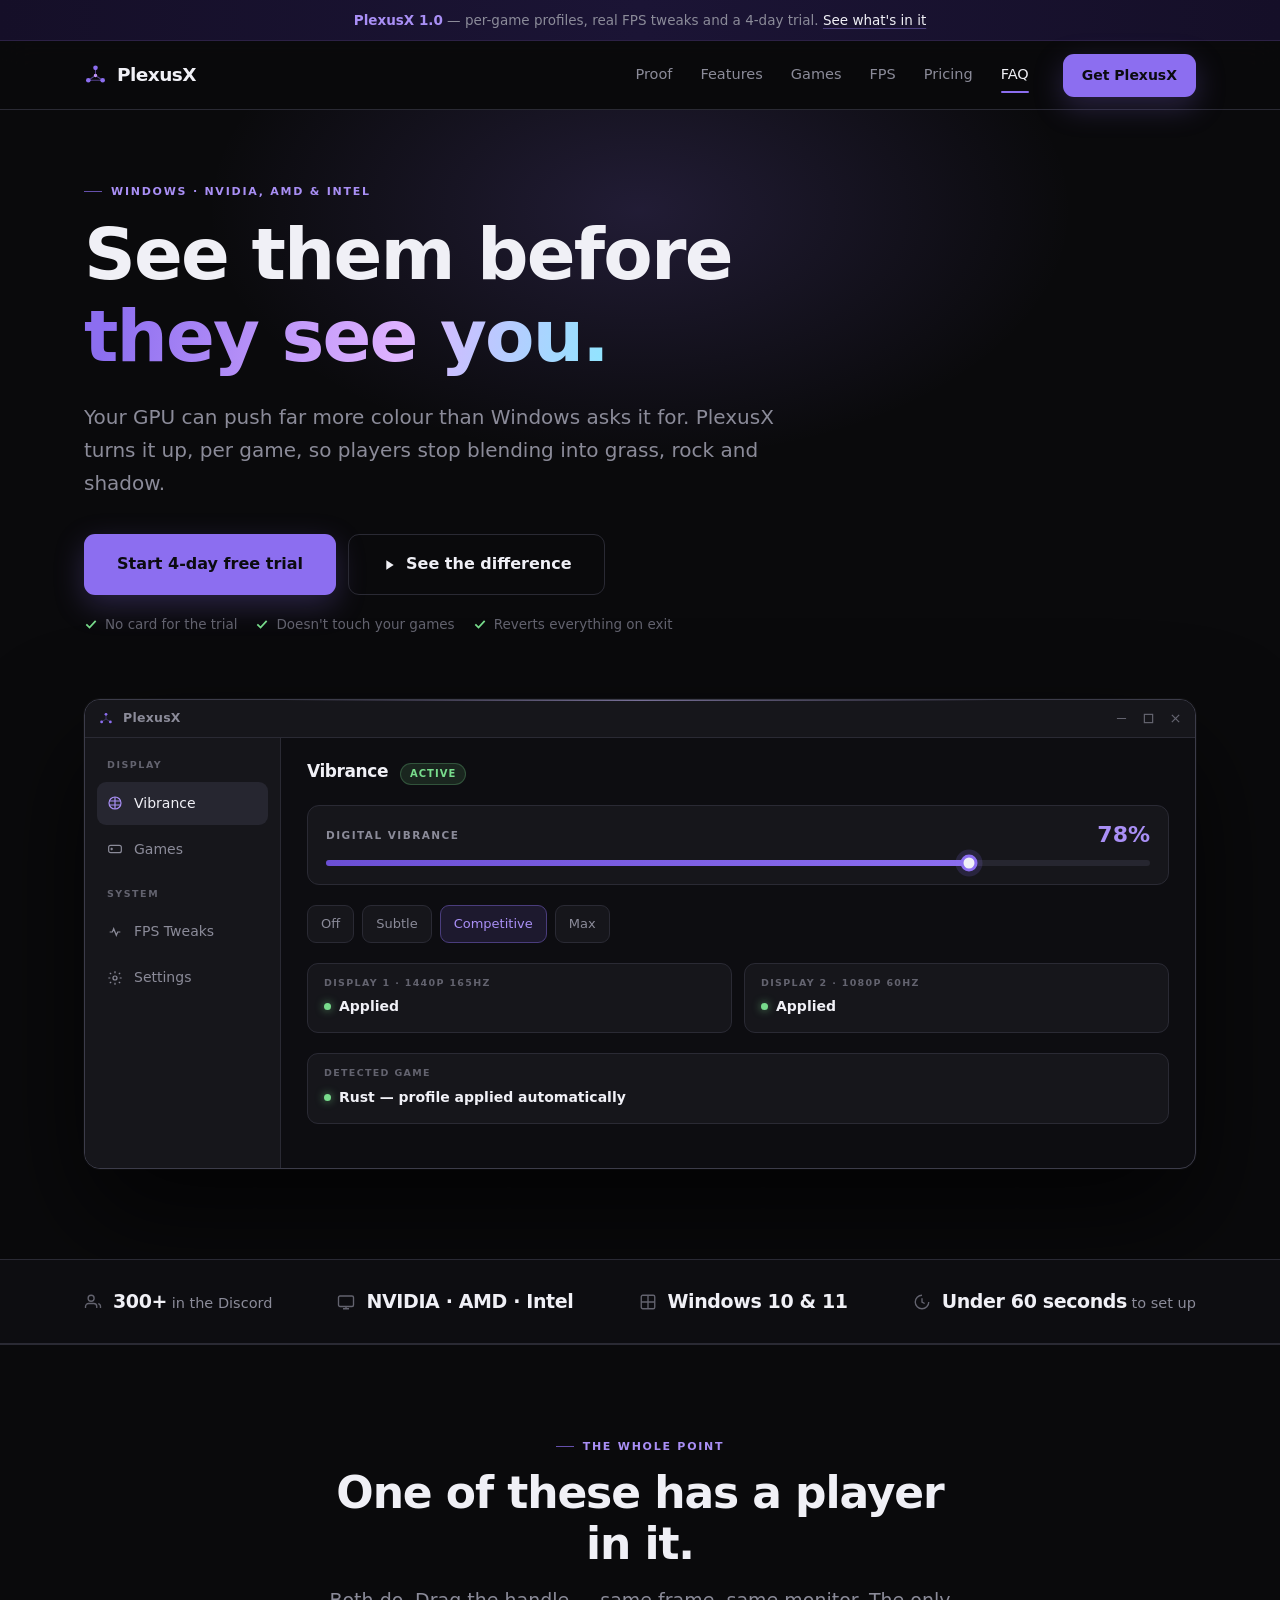
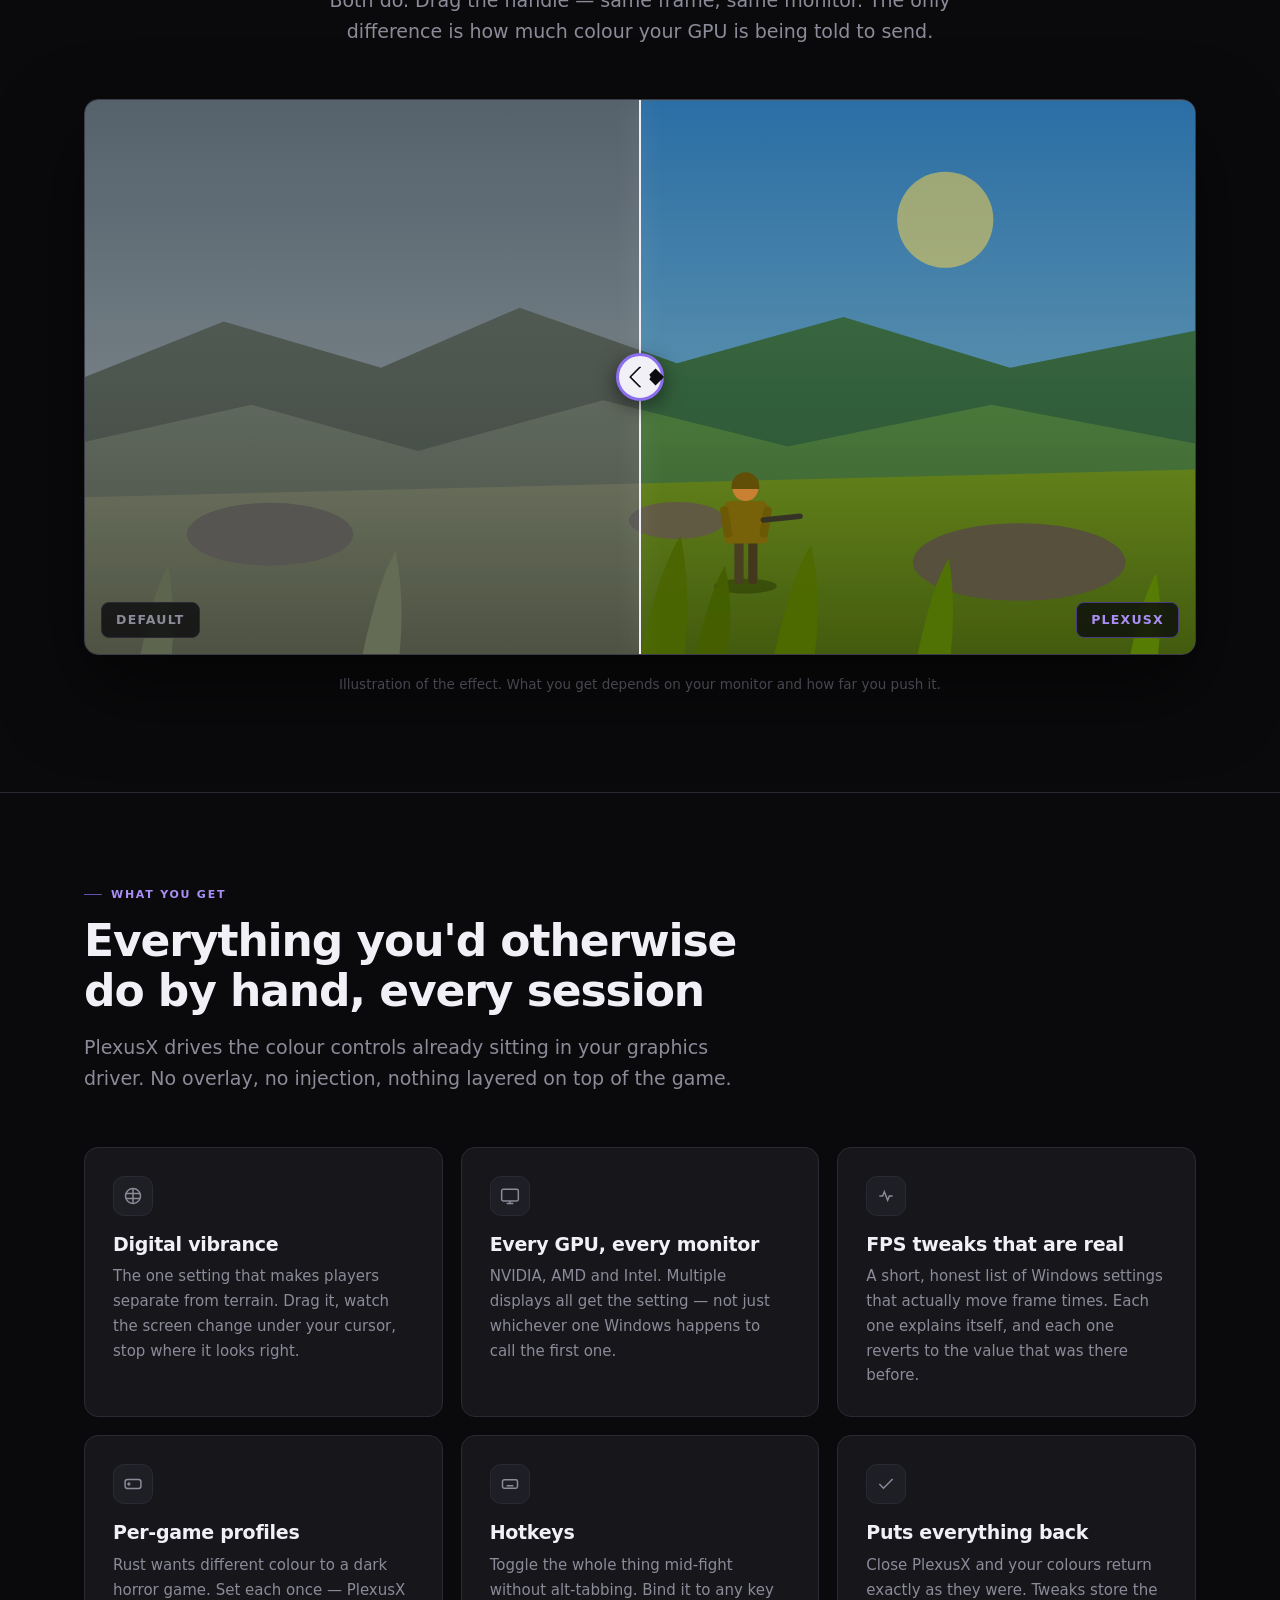
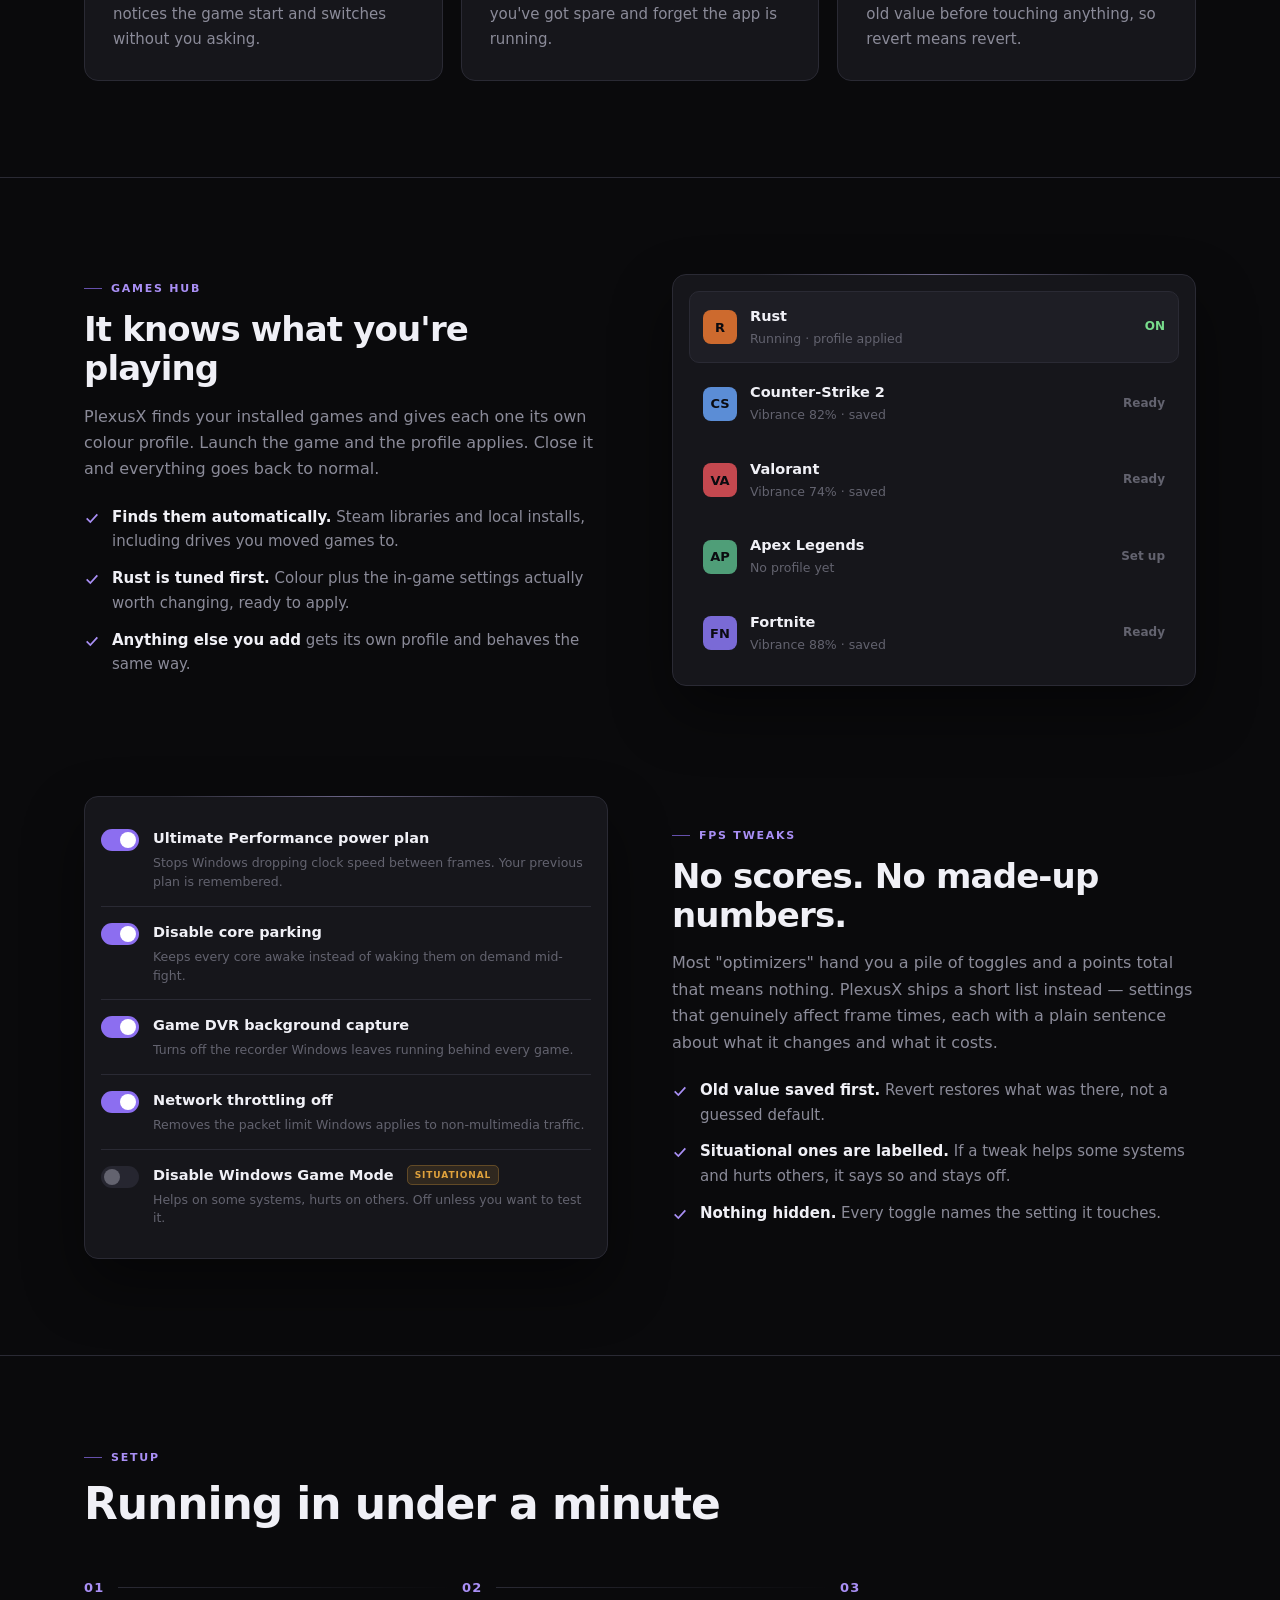
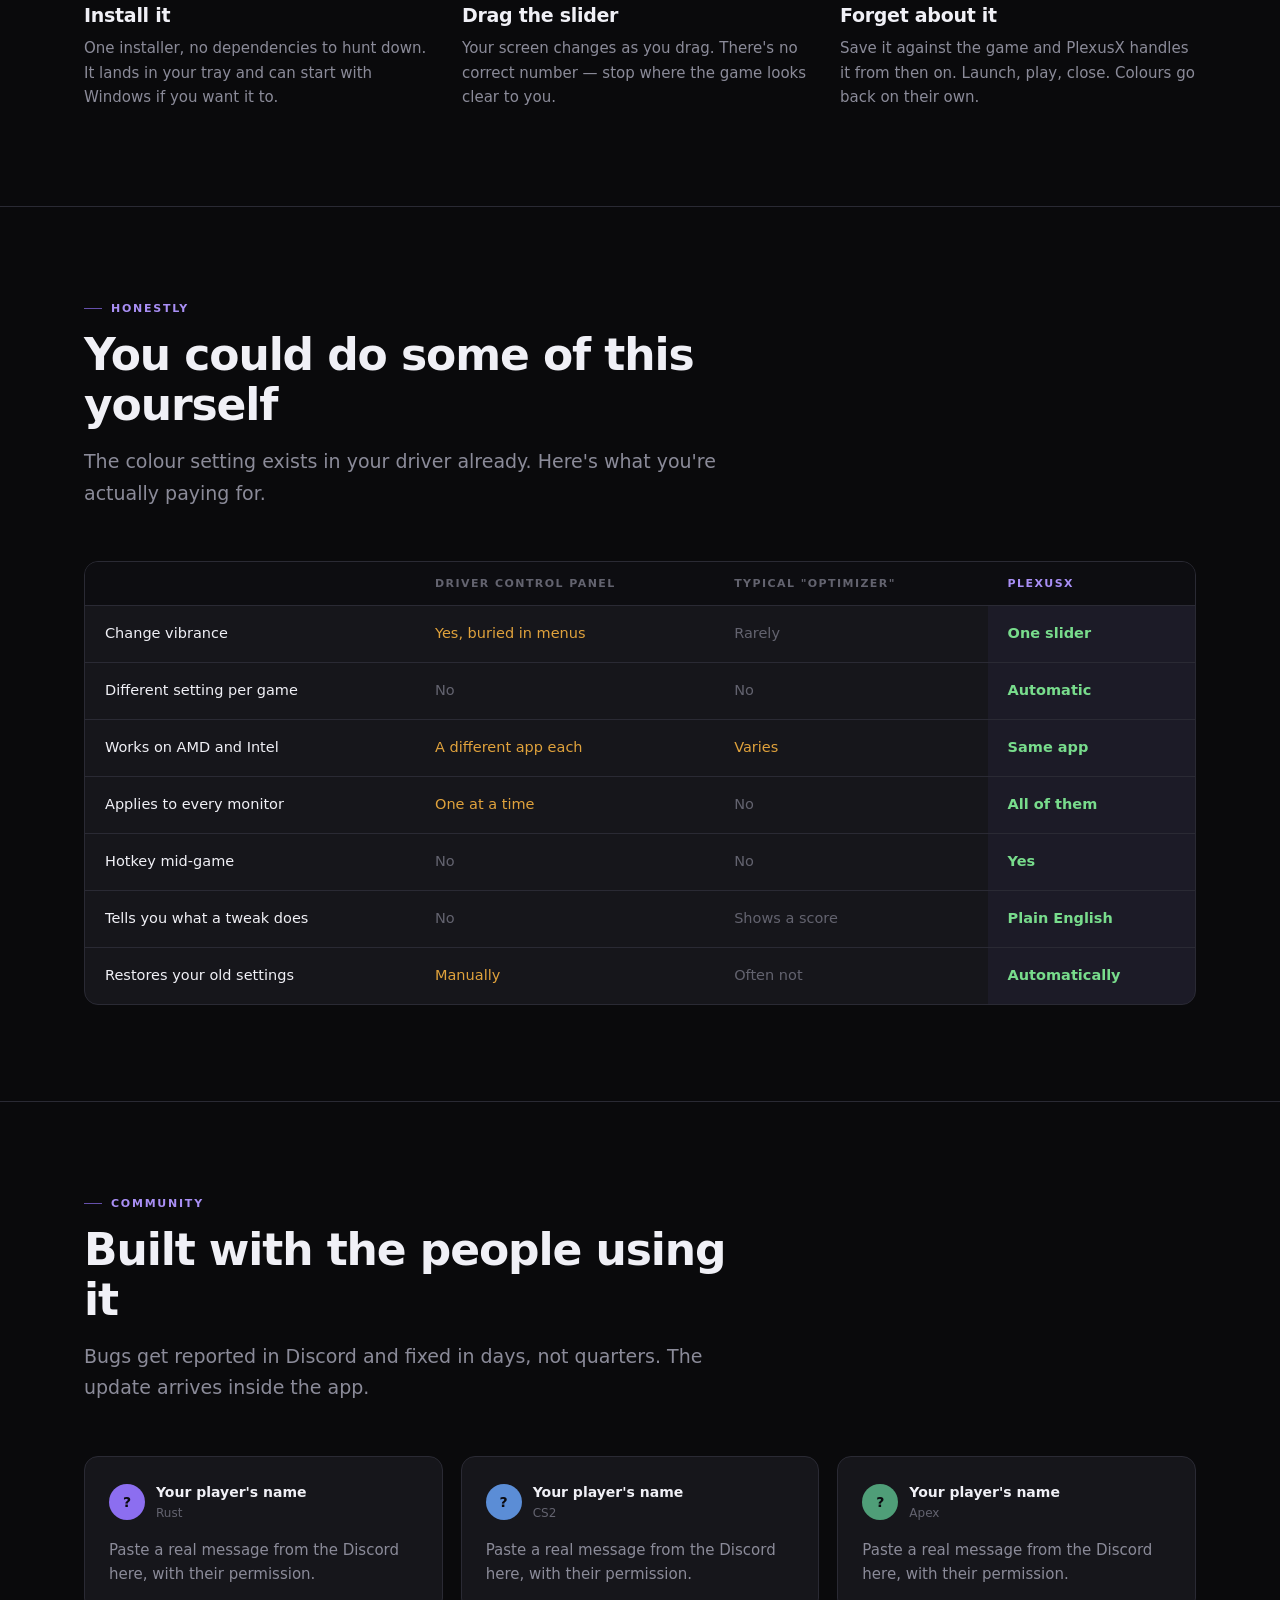
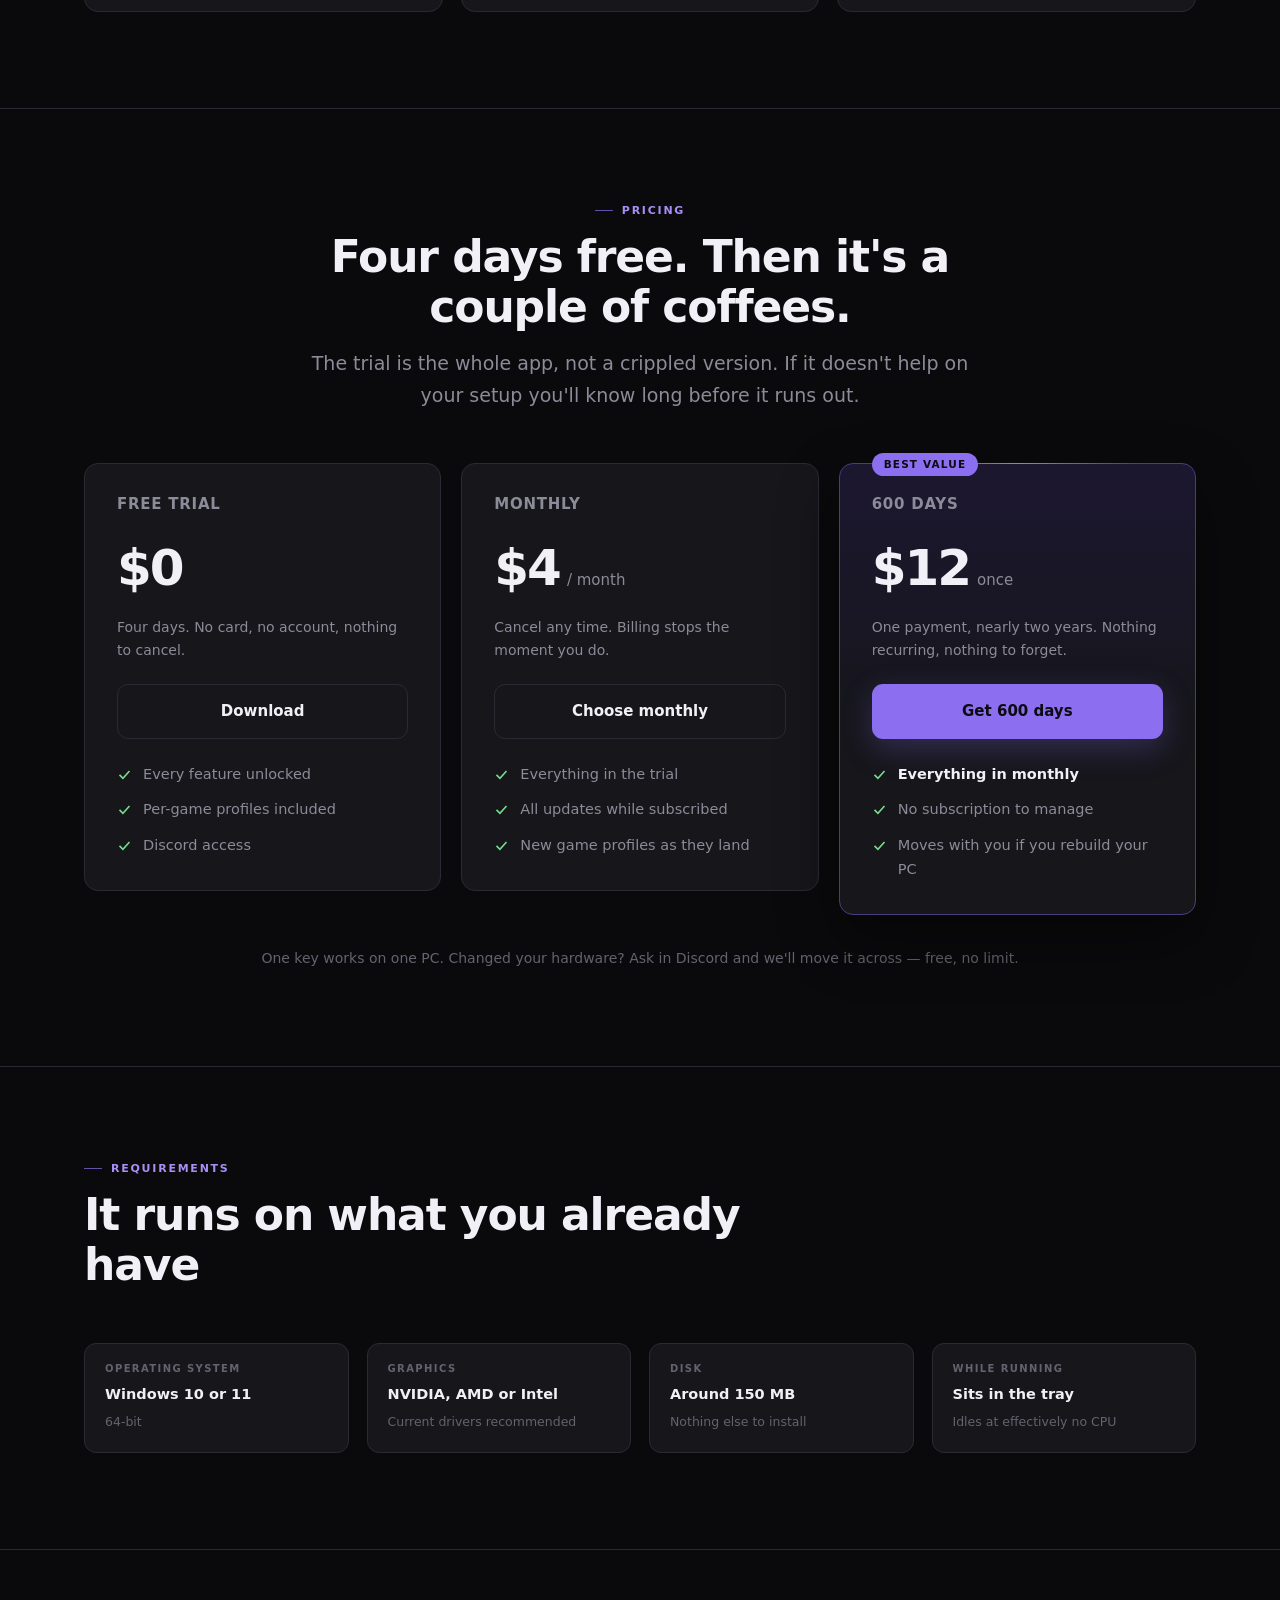
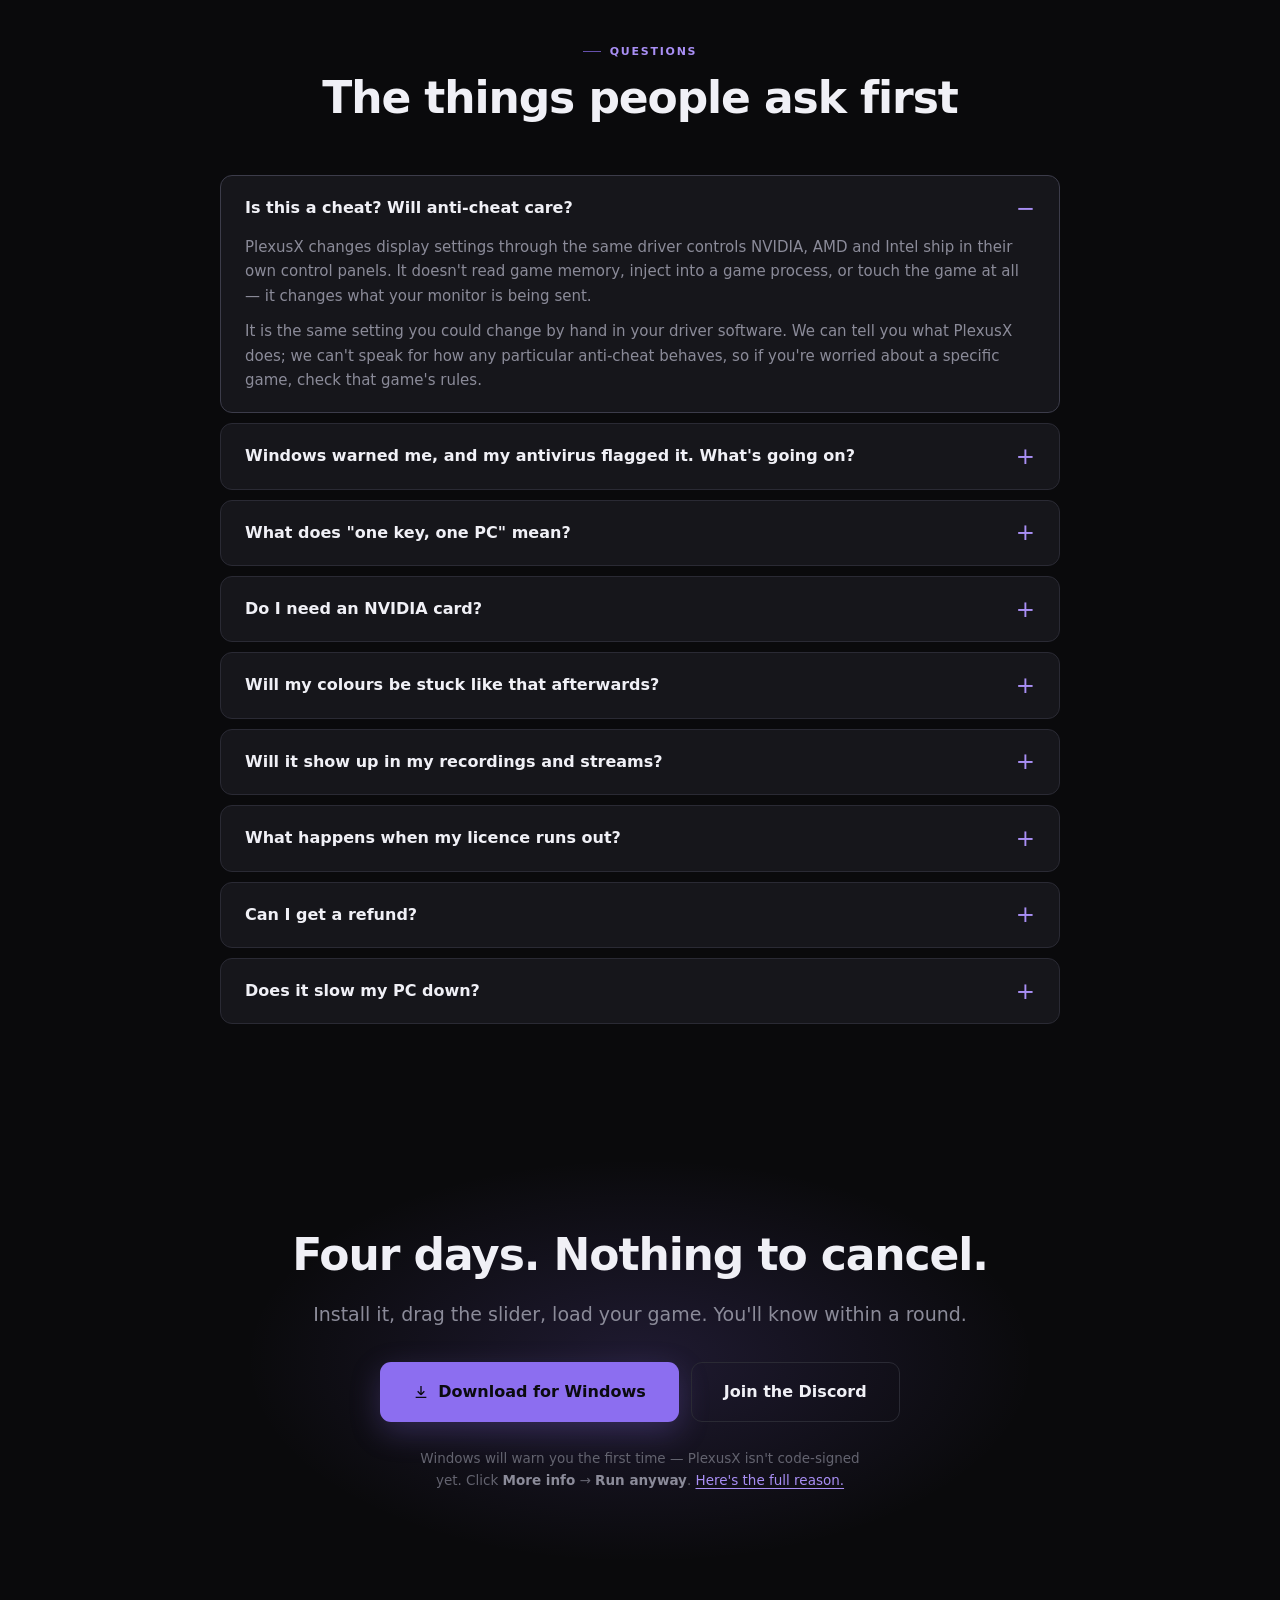
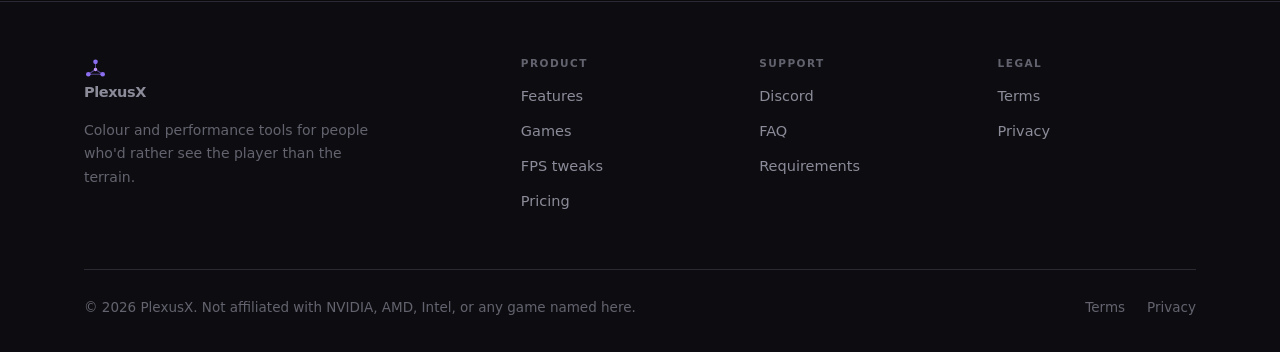
<file: web/index.html>
<!DOCTYPE html>
<html lang="en">
<head>
<meta charset="utf-8">
<meta name="viewport" content="width=device-width, initial-scale=1">
<title>PlexusX — see them before they see you</title>
<meta name="description" content="Digital vibrance, per-game colour profiles and real FPS tweaks for Windows. NVIDIA, AMD and Intel. Four day free trial.">

<meta property="og:title" content="PlexusX — see them before they see you">
<meta property="og:description" content="Digital vibrance, per-game colour profiles and real FPS tweaks for Windows.">
<meta property="og:type" content="website">
<meta name="theme-color" content="#0a0a0c">

<style>
/* ===========================================================================
   PlexusX — landing page.

   Self-contained on purpose: no fonts, scripts or styles fetched from anywhere
   else. The palette is the app's own dark theme, so the site and the product
   read as one thing.

   Accent discipline: violet marks what is LIVE - the current value, the slider
   fill, the plan you'd pick, the thing under your cursor. Everything else is
   grey. That restraint is most of what separates this from a template.
=========================================================================== */
:root{
  --bg:#0a0a0c;
  --bg-2:#0d0d11;
  --surface:#16161b;
  --surface-2:#1e1e25;
  --surface-3:#262630;
  --border:#2a2a34;
  --border-lit:#3c3c4a;
  --text:#f0f0f6;
  --dim:#8b8b99;
  --dimmer:#63636f;
  --accent:#8c6ef0;
  --accent-soft:#a98ff5;
  --accent-glow:rgba(140,110,240,.25);
  --good:#78dc8c;
  --warn:#e0a23c;
  --r:14px;
  --wrap:1160px;
  --ease:cubic-bezier(.2,.7,.3,1);
}

*{box-sizing:border-box;margin:0;padding:0}
html{scroll-behavior:smooth;scroll-padding-top:80px}
body{
  background:var(--bg);color:var(--text);
  font:400 16px/1.65 system-ui,-apple-system,"Segoe UI",Roboto,sans-serif;
  -webkit-font-smoothing:antialiased;overflow-x:hidden;
}
a{color:inherit;text-decoration:none}
canvas,svg{display:block;max-width:100%}
button{font:inherit;cursor:pointer;border:0;background:none;color:inherit}

.wrap{max-width:var(--wrap);margin:0 auto;padding:0 24px}
.eyebrow{
  font:700 11px/1 system-ui,sans-serif;letter-spacing:.16em;text-transform:uppercase;
  color:var(--accent-soft);margin-bottom:16px;display:flex;align-items:center;gap:9px;
}
.eyebrow::before{content:"";width:18px;height:1px;background:var(--accent);opacity:.7}
h1,h2,h3,h4{line-height:1.14;letter-spacing:-.025em;font-weight:700}
h1{font-size:clamp(40px,6.6vw,72px)}
h2{font-size:clamp(29px,4.2vw,44px)}
h3{font-size:19px;letter-spacing:-.015em}
h4{font-size:16px}
.lede{color:var(--dim);font-size:clamp(16px,1.9vw,19px);max-width:58ch}
.center{text-align:center;margin-left:auto;margin-right:auto}
.center .eyebrow{justify-content:center}
.center .lede{margin-left:auto;margin-right:auto}

/* ---- buttons ------------------------------------------------------------ */
.btn{
  display:inline-flex;align-items:center;justify-content:center;gap:9px;
  padding:14px 26px;border-radius:11px;font-weight:600;font-size:15px;
  border:1px solid transparent;white-space:nowrap;
  transition:transform .14s var(--ease),filter .14s,background .14s,border-color .14s;
}
.btn:hover{transform:translateY(-2px)}
.btn:active{transform:translateY(0)}
.btn-primary{background:var(--accent);color:#0b0b10;box-shadow:0 10px 30px var(--accent-glow)}
.btn-primary:hover{filter:brightness(1.09);box-shadow:0 14px 38px var(--accent-glow)}
.btn-ghost{background:transparent;border-color:var(--border);color:var(--text)}
.btn-ghost:hover{background:var(--surface-2);border-color:var(--border-lit)}
.btn-lg{padding:16px 32px;font-size:16px}

/* ---- announcement ------------------------------------------------------- */
.banner{
  background:linear-gradient(90deg,#150f28,#1b1435 50%,#150f28);
  border-bottom:1px solid #2c2145;text-align:center;
  padding:9px 16px;font-size:13.5px;color:var(--dim);
}
.banner b{color:var(--accent-soft);font-weight:600}
.banner a{color:var(--text);text-decoration:underline;text-underline-offset:3px;text-decoration-color:#4a3d7d}

/* ---- nav ---------------------------------------------------------------- */
header{position:sticky;top:0;z-index:60;background:rgba(10,10,12,.72);
  backdrop-filter:blur(16px);border-bottom:1px solid var(--border)}
.nav{display:flex;align-items:center;gap:34px;height:68px;position:relative}
.logo{display:flex;align-items:center;gap:10px;font-weight:700;font-size:18.5px;letter-spacing:-.03em}
.logo svg{width:23px;height:23px;flex:none}
.nav-links{display:flex;gap:28px;margin-left:auto;font-size:14.5px;color:var(--dim)}
.nav-links a{position:relative;padding:4px 0;transition:color .15s}
.nav-links a:hover,.nav-links a.on{color:var(--text)}
.nav-links a.on::after{
  content:"";position:absolute;left:0;right:0;bottom:-2px;height:2px;
  background:var(--accent);border-radius:2px;
}
.nav .btn{padding:9px 18px;font-size:14px}
.burger{display:none;margin-left:auto;padding:8px;color:var(--dim)}
@media(max-width:900px){
  .nav-links{display:none}
  .burger{display:block}
  .nav>.btn{display:none}
  .nav-links.open{
    display:flex;flex-direction:column;position:absolute;top:68px;left:-24px;right:-24px;
    background:var(--bg);border-bottom:1px solid var(--border);padding:20px 24px;gap:18px;
  }
}

/* ---- hero --------------------------------------------------------------- */
.hero{position:relative;padding:76px 0 90px;overflow:hidden}
#plexus{position:absolute;inset:0;width:100%;height:100%;opacity:.55;pointer-events:none}
.hero::after{
  content:"";position:absolute;left:50%;top:-160px;width:900px;height:520px;
  transform:translateX(-50%);pointer-events:none;
  background:radial-gradient(ellipse at center,rgba(140,110,240,.18),transparent 68%);
}
.hero .wrap{position:relative;z-index:2}
.hero-head{max-width:760px}
.hero h1 em{
  font-style:normal;
  background:linear-gradient(100deg,var(--accent) 5%,#dfb2ff 60%,#8ee6ff 100%);
  -webkit-background-clip:text;background-clip:text;color:transparent;
}
.hero .lede{margin:24px 0 34px;font-size:clamp(17px,2vw,20px)}
.cta-row{display:flex;gap:12px;flex-wrap:wrap;align-items:center}
.cta-note{color:var(--dimmer);font-size:13.5px;margin-top:18px;display:flex;gap:18px;flex-wrap:wrap}
.cta-note span{display:flex;align-items:center;gap:7px}
.cta-note svg{color:var(--good);flex:none}

/* ---- the app, drawn rather than screenshotted --------------------------- */
.shot{
  margin-top:64px;position:relative;border-radius:16px;overflow:hidden;
  border:1px solid var(--border-lit);background:var(--bg-2);
  box-shadow:0 50px 110px rgba(0,0,0,.7),0 0 0 1px rgba(255,255,255,.03);
}
.shot::before{
  content:"";position:absolute;left:18%;right:18%;top:0;height:1px;z-index:3;
  background:linear-gradient(90deg,transparent,rgba(200,185,255,.55),transparent);
}
.titlebar{display:flex;align-items:center;gap:10px;height:38px;padding:0 14px;
  background:var(--surface);border-bottom:1px solid var(--border)}
.titlebar .t{font-size:12.5px;color:var(--dim);font-weight:600;letter-spacing:.02em}
.titlebar .win{margin-left:auto;display:flex;gap:16px;color:var(--dimmer)}
.app{display:grid;grid-template-columns:196px 1fr;min-height:430px}
@media(max-width:760px){.app{grid-template-columns:1fr}.sidebar{display:none}}

.sidebar{background:var(--surface);border-right:1px solid var(--border);padding:16px 12px}
.side-cap{font:700 9.5px/1 system-ui;letter-spacing:.16em;text-transform:uppercase;
  color:var(--dimmer);padding:0 10px;margin:6px 0 12px}
.navitem{display:flex;align-items:center;gap:11px;padding:10px;border-radius:9px;
  color:var(--dim);font-size:14px;font-weight:500;margin-bottom:3px}
.navitem svg{width:16px;height:16px;flex:none}
.navitem.on{background:var(--surface-3);color:var(--text)}
.navitem.on svg{color:var(--accent-soft)}

.panel{padding:24px 26px;display:flex;flex-direction:column;gap:20px}
.panel-head{display:flex;align-items:baseline;gap:12px}
.panel-head h4{font-size:17px}
.pill{font:700 10px/1 system-ui;letter-spacing:.1em;text-transform:uppercase;
  padding:5px 9px;border-radius:20px;background:rgba(120,220,140,.12);
  color:var(--good);border:1px solid rgba(120,220,140,.25)}
.ctl{background:var(--surface);border:1px solid var(--border);border-radius:12px;padding:18px}
.ctl-top{display:flex;align-items:center;justify-content:space-between;margin-bottom:14px}
.ctl-label{font:700 10.5px/1 system-ui;letter-spacing:.14em;text-transform:uppercase;color:var(--dim)}
.ctl-val{font:700 22px/1 system-ui;color:var(--accent-soft);font-variant-numeric:tabular-nums}
.track{height:6px;border-radius:4px;background:var(--surface-3);position:relative}
.track i{position:absolute;left:0;top:0;bottom:0;border-radius:4px;
  background:linear-gradient(90deg,#6b4fd4,var(--accent))}
.track b{position:absolute;top:50%;width:17px;height:17px;border-radius:50%;
  transform:translate(-50%,-50%);background:var(--text);border:3px solid var(--accent);
  box-shadow:0 0 0 5px rgba(140,110,240,.16)}
.mini-row{display:grid;grid-template-columns:1fr 1fr;gap:12px}
@media(max-width:520px){.mini-row{grid-template-columns:1fr}}
.mini{background:var(--surface);border:1px solid var(--border);border-radius:11px;padding:14px 16px}
.mini .k{font:700 9.5px/1 system-ui;letter-spacing:.14em;text-transform:uppercase;
  color:var(--dimmer);margin-bottom:8px}
.mini .v{font-size:14px;font-weight:600;display:flex;align-items:center;gap:8px}
.dot{width:7px;height:7px;border-radius:50%;background:var(--good);flex:none;
  box-shadow:0 0 8px rgba(120,220,140,.7)}
.chips{display:flex;gap:8px;flex-wrap:wrap}
.chip{padding:7px 13px;border-radius:9px;background:var(--surface);
  border:1px solid var(--border);font-size:13px;color:var(--dim);font-weight:500}
.chip.on{background:rgba(140,110,240,.13);border-color:#4a3d7d;color:var(--accent-soft)}

/* ---- trust strip -------------------------------------------------------- */
.strip{border-top:1px solid var(--border);border-bottom:1px solid var(--border);
  background:var(--bg-2);padding:26px 0}
.strip-in{display:flex;gap:20px;justify-content:space-between;flex-wrap:wrap;align-items:center}
.stat{display:flex;align-items:center;gap:11px;color:var(--dim);font-size:14.5px}
.stat b{color:var(--text);font-size:19px;font-weight:700;letter-spacing:-.02em}
.stat svg{color:var(--dimmer);flex:none}

/* ---- sections ----------------------------------------------------------- */
section{padding:96px 0;border-top:1px solid var(--border)}
section.plain{border-top:0}
.sec-head{max-width:660px;margin-bottom:52px}
.sec-head h2{margin-bottom:16px}

/* ---- before / after ----------------------------------------------------- */
.compare{position:relative;border-radius:var(--r);overflow:hidden;
  border:1px solid var(--border-lit);cursor:ew-resize;user-select:none;
  box-shadow:0 34px 80px rgba(0,0,0,.55);aspect-ratio:16/8;touch-action:none}
.compare>div{position:absolute;inset:0}
.compare .after{clip-path:inset(0 0 0 50%)}
.compare svg{width:100%;height:100%}
.handle{position:absolute;top:0;bottom:0;left:50%;width:2px;background:var(--text);
  transform:translateX(-1px);z-index:4;box-shadow:0 0 22px rgba(255,255,255,.45)}
.handle::after{content:"";position:absolute;top:50%;left:50%;width:42px;height:42px;
  transform:translate(-50%,-50%);border-radius:50%;background:var(--text);
  border:3px solid var(--accent);box-shadow:0 6px 20px rgba(0,0,0,.5)}
.handle::before{content:"";position:absolute;top:50%;left:50%;width:14px;height:14px;z-index:1;
  transform:translate(-50%,-50%) rotate(45deg);border:solid #0b0b10;
  border-width:0 0 2.5px 2.5px;box-shadow:11px -11px 0 -2px #0b0b10;border-radius:2px}
.handle:focus-visible{outline:none}
.handle:focus-visible::after{box-shadow:0 0 0 4px var(--accent-glow),0 6px 20px rgba(0,0,0,.5)}
.tagline{position:absolute;bottom:16px;z-index:5;padding:7px 14px;border-radius:8px;
  background:rgba(10,10,12,.78);backdrop-filter:blur(6px);font-size:12.5px;
  font-weight:700;letter-spacing:.1em;text-transform:uppercase;pointer-events:none;
  border:1px solid var(--border)}
.tagline.l{left:16px;color:var(--dim)}
.tagline.r{right:16px;color:var(--accent-soft);border-color:#4a3d7d}
.compare-note{text-align:center;color:var(--dimmer);font-size:13.5px;margin-top:18px}

/* ---- feature cards ------------------------------------------------------ */
.cards{display:grid;grid-template-columns:repeat(3,1fr);gap:18px}
@media(max-width:920px){.cards{grid-template-columns:1fr 1fr}}
@media(max-width:620px){.cards{grid-template-columns:1fr}}
.card{background:var(--surface);border:1px solid var(--border);border-radius:var(--r);
  padding:28px;transition:border-color .18s,transform .18s var(--ease)}
.card:hover{border-color:var(--border-lit);transform:translateY(-3px)}
.card .ico{width:40px;height:40px;border-radius:11px;background:var(--surface-2);
  border:1px solid var(--border);display:grid;place-items:center;margin-bottom:18px;
  color:var(--dim);transition:color .18s,border-color .18s,background .18s}
/* Accent arrives on hover - the card you're looking at is the live one. */
.card:hover .ico{color:var(--accent-soft);border-color:#403a5c;background:rgba(140,110,240,.09)}
.card h3{margin-bottom:9px}
.card p{color:var(--dim);font-size:15px}

/* ---- alternating deep dives --------------------------------------------- */
.split{display:grid;grid-template-columns:1fr 1fr;gap:64px;align-items:center}
.split+.split{margin-top:110px}
.split.flip .copy{order:2}
@media(max-width:900px){
  .split{grid-template-columns:1fr;gap:36px}
  .split.flip .copy{order:0}
  .split+.split{margin-top:76px}
}
.split h2{font-size:clamp(26px,3.2vw,34px);margin-bottom:16px}
.split>.copy p{color:var(--dim);margin-bottom:22px}
.ticks{list-style:none;display:grid;gap:12px}
.ticks li{display:flex;gap:12px;font-size:15px;color:var(--dim)}
.ticks svg{flex:none;margin-top:5px;color:var(--accent-soft)}
.ticks b{color:var(--text);font-weight:600}
.frame{background:var(--surface);border:1px solid var(--border);border-radius:var(--r);
  padding:16px;box-shadow:0 26px 60px rgba(0,0,0,.45);position:relative}
.frame::before{content:"";position:absolute;left:16%;right:16%;top:-1px;height:1px;
  background:linear-gradient(90deg,transparent,rgba(200,185,255,.4),transparent)}

.grow{display:flex;align-items:center;gap:13px;padding:13px;border-radius:10px;
  border:1px solid transparent}
.grow+.grow{margin-top:4px}
.grow.on{background:var(--surface-2);border-color:var(--border)}
.gicon{width:34px;height:34px;border-radius:8px;flex:none;display:grid;place-items:center;
  font:700 13px system-ui;color:#0b0b10}
.gname{font-size:14.5px;font-weight:600}
.gsub{font-size:12.5px;color:var(--dimmer)}
.gstate{margin-left:auto;font-size:12px;font-weight:600;color:var(--good)}
.gstate.off{color:var(--dimmer)}

.trow{display:flex;align-items:flex-start;gap:14px;padding:14px 0}
.trow+.trow{border-top:1px solid var(--border)}
.sw{width:38px;height:22px;border-radius:20px;background:var(--surface-3);
  position:relative;flex:none;margin-top:2px}
.sw i{position:absolute;top:3px;left:3px;width:16px;height:16px;border-radius:50%;background:var(--dimmer)}
.sw.on{background:var(--accent)}
.sw.on i{left:19px;background:#fff}
.tname{font-size:14.5px;font-weight:600;margin-bottom:3px}
.tsub{font-size:12.5px;color:var(--dimmer);line-height:1.5}
.badge{font:700 9px/1 system-ui;letter-spacing:.1em;text-transform:uppercase;
  padding:4px 7px;border-radius:5px;margin-left:8px;vertical-align:middle;
  background:rgba(224,162,60,.13);color:var(--warn);border:1px solid rgba(224,162,60,.28)}

/* ---- steps -------------------------------------------------------------- */
.steps{display:grid;grid-template-columns:repeat(3,1fr);gap:22px;counter-reset:s}
@media(max-width:820px){.steps{grid-template-columns:1fr}}
.step{position:relative;padding-top:24px}
.step::before{counter-increment:s;content:"0" counter(s);
  font:700 13px/1 system-ui;letter-spacing:.1em;color:var(--accent-soft);
  position:absolute;top:0;left:0}
.step::after{content:"";position:absolute;top:6px;left:34px;right:-11px;height:1px;
  background:linear-gradient(90deg,var(--border),transparent)}
.step:last-child::after{display:none}
@media(max-width:820px){.step::after{display:none}}
.step h3{margin:0 0 9px}
.step p{color:var(--dim);font-size:15px}

/* ---- comparison table --------------------------------------------------- */
.tablewrap{overflow-x:auto;border:1px solid var(--border);border-radius:var(--r);background:var(--surface)}
table{width:100%;border-collapse:collapse;min-width:640px}
th,td{padding:16px 20px;text-align:left;font-size:14.5px;border-bottom:1px solid var(--border)}
thead th{font:700 11px/1 system-ui;letter-spacing:.13em;text-transform:uppercase;
  color:var(--dimmer);background:var(--bg-2)}
thead th.us{color:var(--accent-soft)}
tbody td:first-child{color:var(--text);font-weight:500}
tbody td{color:var(--dim)}
tbody tr:last-child td{border-bottom:0}
td.us{background:rgba(140,110,240,.05)}
.yes{color:var(--good);font-weight:600}
.no{color:var(--dimmer)}
.part{color:var(--warn)}

/* ---- quotes ------------------------------------------------------------- */
.quotes{display:grid;grid-template-columns:repeat(3,1fr);gap:18px}
@media(max-width:920px){.quotes{grid-template-columns:1fr}}
.quote{background:var(--surface);border:1px solid var(--border);border-radius:var(--r);padding:24px}
.qhead{display:flex;align-items:center;gap:11px;margin-bottom:14px}
.avatar{width:36px;height:36px;border-radius:50%;flex:none;display:grid;place-items:center;
  font:700 14px system-ui;color:#0b0b10}
.qname{font-size:14px;font-weight:600}
.qsub{font-size:12px;color:var(--dimmer)}
.quote p{color:var(--dim);font-size:15px}

/* ---- pricing ------------------------------------------------------------ */
.plans{display:grid;grid-template-columns:repeat(3,1fr);gap:20px;align-items:start}
@media(max-width:900px){.plans{grid-template-columns:1fr;max-width:460px;margin:0 auto}}
.plan{background:var(--surface);border:1px solid var(--border);border-radius:var(--r);
  padding:32px;position:relative}
.plan.featured{border-color:#4a3d7d;background:linear-gradient(180deg,#1c1730,var(--surface) 58%);
  box-shadow:0 24px 60px rgba(0,0,0,.45)}
.plan.featured::before{content:"";position:absolute;left:16%;right:16%;top:-1px;height:1px;
  background:linear-gradient(90deg,transparent,rgba(200,185,255,.55),transparent)}
.tag{position:absolute;top:-11px;left:32px;background:var(--accent);color:#0b0b10;
  font:700 10.5px/1 system-ui;letter-spacing:.11em;text-transform:uppercase;
  padding:6px 12px;border-radius:20px}
.plan h3{font-size:15px;color:var(--dim);font-weight:600;letter-spacing:.05em;text-transform:uppercase}
.price{display:flex;align-items:baseline;gap:7px;margin:14px 0 6px}
.price b{font-size:50px;font-weight:700;letter-spacing:-.04em}
.price span{color:var(--dim);font-size:15px}
.plan .sub{color:var(--dim);font-size:14px;min-height:44px}
.plan .btn{width:100%;margin:22px 0 24px}
.plan ul{list-style:none;display:grid;gap:12px;font-size:14.5px}
.plan li{display:flex;gap:11px;color:var(--dim)}
.plan li svg{flex:none;margin-top:4px;color:var(--good)}
.plan li b{color:var(--text);font-weight:600}
.guarantee{text-align:center;color:var(--dimmer);font-size:14px;margin-top:32px}

/* ---- requirements ------------------------------------------------------- */
.reqs{display:grid;grid-template-columns:repeat(4,1fr);gap:18px}
@media(max-width:860px){.reqs{grid-template-columns:1fr 1fr}}
.req{background:var(--surface);border:1px solid var(--border);border-radius:12px;padding:20px}
.req .k{font:700 10px/1 system-ui;letter-spacing:.14em;text-transform:uppercase;
  color:var(--dimmer);margin-bottom:9px}
.req .v{font-size:14.5px;font-weight:600}
.req .n{font-size:12.5px;color:var(--dimmer);margin-top:5px}

/* ---- faq ---------------------------------------------------------------- */
.faq{display:grid;gap:10px;max-width:840px;margin:0 auto}
details{background:var(--surface);border:1px solid var(--border);border-radius:12px;padding:19px 24px}
details[open]{border-color:var(--border-lit)}
summary{cursor:pointer;font-weight:600;font-size:16px;list-style:none;
  display:flex;justify-content:space-between;gap:16px;align-items:center}
summary::-webkit-details-marker{display:none}
summary::after{content:"+";color:var(--accent-soft);font-size:23px;font-weight:400;line-height:1}
details[open] summary::after{content:"−"}
details p{color:var(--dim);font-size:15px;margin-top:13px}
details p+p{margin-top:10px}

/* ---- final + footer ----------------------------------------------------- */
.final{position:relative;text-align:center;padding:110px 0;overflow:hidden}
.final::before{content:"";position:absolute;left:50%;top:50%;width:820px;height:420px;
  transform:translate(-50%,-50%);pointer-events:none;
  background:radial-gradient(ellipse at center,rgba(140,110,240,.16),transparent 68%)}
.final .wrap{position:relative}
.final h2{margin-bottom:18px}
.final .lede{margin:0 auto 32px}
/* Said before the download, not after. Being surprised by a Windows warning reads as
   something hidden; being told about it first reads as nothing to hide. */
.heads-up{margin:26px auto 0;max-width:52ch;color:var(--dimmer);font-size:13.5px;line-height:1.6}
.heads-up b{color:var(--dim);font-weight:600}
.heads-up a{color:var(--accent-soft);text-decoration:underline;text-underline-offset:3px}

footer{border-top:1px solid var(--border);background:var(--bg-2);padding:56px 0 34px}
.fgrid{display:grid;grid-template-columns:2fr 1fr 1fr 1fr;gap:40px;margin-bottom:44px}
@media(max-width:820px){.fgrid{grid-template-columns:1fr 1fr;gap:32px}}
.fcol h5{font:700 10.5px/1 system-ui;letter-spacing:.14em;text-transform:uppercase;
  color:var(--dimmer);margin-bottom:16px}
.fcol a{display:block;color:var(--dim);font-size:14.5px;margin-bottom:11px;transition:color .15s}
.fcol a:hover{color:var(--text)}
.fabout p{color:var(--dimmer);font-size:14px;max-width:34ch;margin-top:14px}
.fbot{border-top:1px solid var(--border);padding-top:26px;display:flex;gap:18px;
  flex-wrap:wrap;align-items:center;color:var(--dimmer);font-size:13.5px}
.fbot .r{margin-left:auto;display:flex;gap:22px}

/* ---- scroll reveal ------------------------------------------------------ */
.rise{opacity:0;transform:translateY(22px);transition:opacity .6s var(--ease),transform .6s var(--ease)}
.rise.in{opacity:1;transform:none}

@media(prefers-reduced-motion:reduce){
  *{animation:none!important;transition:none!important}
  html{scroll-behavior:auto}
  .rise{opacity:1;transform:none}
}
</style>
</head>
<body>

<div class="banner">
  <b>PlexusX 1.0</b> — per-game profiles, real FPS tweaks and a 4-day trial.
  <a href="#pricing">See what's in it</a>
</div>

<header>
  <div class="wrap nav">
    <a class="logo" href="#top">
      <svg viewBox="0 0 24 24" fill="none" aria-hidden="true">
        <circle cx="12" cy="4" r="2.4" fill="#8c6ef0"/>
        <circle cx="4.5" cy="17" r="2.4" fill="#8c6ef0"/>
        <circle cx="19.5" cy="17" r="2.4" fill="#8c6ef0"/>
        <circle cx="12" cy="12" r="1.7" fill="#e3b0ff"/>
        <path d="M12 4v8m0 0-7.5 5M12 12l7.5 5M4.5 17h15" stroke="#8c6ef0" stroke-width="1.1" opacity=".55"/>
      </svg>
      PlexusX
    </a>
    <nav class="nav-links" id="navlinks">
      <a href="#proof">Proof</a>
      <a href="#features">Features</a>
      <a href="#games">Games</a>
      <a href="#tweaks">FPS</a>
      <a href="#pricing">Pricing</a>
      <a href="#faq">FAQ</a>
    </nav>
    <button class="burger" id="burger" aria-label="Menu" aria-expanded="false">
      <svg width="22" height="22" viewBox="0 0 24 24" fill="none" stroke="currentColor" stroke-width="2">
        <path d="M4 7h16M4 12h16M4 17h16"/>
      </svg>
    </button>
    <a class="btn btn-primary" href="#pricing">Get PlexusX</a>
  </div>
</header>

<!-- ======================= hero ======================= -->
<div class="hero" id="top">
  <canvas id="plexus" aria-hidden="true"></canvas>
  <div class="wrap">
    <div class="hero-head">
      <div class="eyebrow">Windows · NVIDIA, AMD &amp; Intel</div>
      <h1>See them before<br><em>they see you.</em></h1>
      <p class="lede">
        Your GPU can push far more colour than Windows asks it for. PlexusX turns it up,
        per game, so players stop blending into grass, rock and shadow.
      </p>
      <div class="cta-row">
        <a class="btn btn-primary btn-lg" href="#pricing">Start 4-day free trial</a>
        <a class="btn btn-ghost btn-lg" href="#proof">
          <svg width="16" height="16" viewBox="0 0 24 24" fill="currentColor"><path d="M8 5v14l11-7z"/></svg>
          See the difference
        </a>
      </div>
      <div class="cta-note">
        <span><svg width="14" height="14" viewBox="0 0 24 24" fill="none" stroke="currentColor" stroke-width="3"><path d="M4 12.5 9.5 18 20 6.5"/></svg>No card for the trial</span>
        <span><svg width="14" height="14" viewBox="0 0 24 24" fill="none" stroke="currentColor" stroke-width="3"><path d="M4 12.5 9.5 18 20 6.5"/></svg>Doesn't touch your games</span>
        <span><svg width="14" height="14" viewBox="0 0 24 24" fill="none" stroke="currentColor" stroke-width="3"><path d="M4 12.5 9.5 18 20 6.5"/></svg>Reverts everything on exit</span>
      </div>
    </div>

    <div class="shot rise">
      <div class="titlebar">
        <svg width="14" height="14" viewBox="0 0 24 24" fill="none" aria-hidden="true">
          <circle cx="12" cy="4" r="2.4" fill="#8c6ef0"/><circle cx="4.5" cy="17" r="2.4" fill="#8c6ef0"/>
          <circle cx="19.5" cy="17" r="2.4" fill="#8c6ef0"/>
          <path d="M12 4v8m0 0-7.5 5M12 12l7.5 5" stroke="#8c6ef0" stroke-width="1.2" opacity=".5"/>
        </svg>
        <span class="t">PlexusX</span>
        <span class="win">
          <svg width="11" height="11" viewBox="0 0 12 12" stroke="currentColor" stroke-width="1.3"><path d="M1 6h10"/></svg>
          <svg width="11" height="11" viewBox="0 0 12 12" stroke="currentColor" stroke-width="1.3" fill="none"><rect x="1.5" y="1.5" width="9" height="9"/></svg>
          <svg width="11" height="11" viewBox="0 0 12 12" stroke="currentColor" stroke-width="1.3"><path d="M2 2l8 8M10 2l-8 8"/></svg>
        </span>
      </div>
      <div class="app">
        <aside class="sidebar">
          <div class="side-cap">Display</div>
          <div class="navitem on">
            <svg viewBox="0 0 24 24" fill="none" stroke="currentColor" stroke-width="1.8"><circle cx="12" cy="12" r="9"/><path d="M12 3v18M3.5 9h17M3.5 15h17"/></svg>
            Vibrance
          </div>
          <div class="navitem">
            <svg viewBox="0 0 24 24" fill="none" stroke="currentColor" stroke-width="1.8"><rect x="2.5" y="6.5" width="19" height="11" rx="3"/><path d="M7 10v4M5 12h4M16 11h.01M18.5 13.5h.01"/></svg>
            Games
          </div>
          <div class="side-cap" style="margin-top:18px">System</div>
          <div class="navitem">
            <svg viewBox="0 0 24 24" fill="none" stroke="currentColor" stroke-width="1.8"><path d="M4 12h4l2-5 4 10 2-5h4"/></svg>
            FPS Tweaks
          </div>
          <div class="navitem">
            <svg viewBox="0 0 24 24" fill="none" stroke="currentColor" stroke-width="1.8"><circle cx="12" cy="12" r="3"/><path d="M12 2v3M12 19v3M4.2 4.2l2.1 2.1M17.7 17.7l2.1 2.1M2 12h3M19 12h3M4.2 19.8l2.1-2.1M17.7 6.3l2.1-2.1"/></svg>
            Settings
          </div>
        </aside>

        <div class="panel">
          <div class="panel-head">
            <h4>Vibrance</h4>
            <span class="pill">Active</span>
          </div>

          <div class="ctl">
            <div class="ctl-top">
              <span class="ctl-label">Digital vibrance</span>
              <span class="ctl-val" id="mockval">78%</span>
            </div>
            <div class="track"><i id="mockfill" style="width:78%"></i><b id="mockthumb" style="left:78%"></b></div>
          </div>

          <div class="chips">
            <span class="chip">Off</span>
            <span class="chip">Subtle</span>
            <span class="chip on">Competitive</span>
            <span class="chip">Max</span>
          </div>

          <div class="mini-row">
            <div class="mini">
              <div class="k">Display 1 · 1440p 165Hz</div>
              <div class="v"><span class="dot"></span>Applied</div>
            </div>
            <div class="mini">
              <div class="k">Display 2 · 1080p 60Hz</div>
              <div class="v"><span class="dot"></span>Applied</div>
            </div>
          </div>

          <div class="mini">
            <div class="k">Detected game</div>
            <div class="v"><span class="dot"></span>Rust — profile applied automatically</div>
          </div>
        </div>
      </div>
    </div>
  </div>
</div>

<!-- ======================= trust strip ======================= -->
<div class="strip">
  <div class="wrap strip-in">
    <div class="stat">
      <svg width="18" height="18" viewBox="0 0 24 24" fill="none" stroke="currentColor" stroke-width="1.8"><path d="M17 20v-2a4 4 0 0 0-4-4H6a4 4 0 0 0-4 4v2"/><circle cx="9.5" cy="7" r="4"/><path d="M22 20v-2a4 4 0 0 0-3-3.87"/></svg>
      <span><b>300+</b> in the Discord</span>
    </div>
    <div class="stat">
      <svg width="18" height="18" viewBox="0 0 24 24" fill="none" stroke="currentColor" stroke-width="1.8"><rect x="2" y="4" width="20" height="14" rx="2"/><path d="M8 21h8M12 18v3"/></svg>
      <span><b>NVIDIA · AMD · Intel</b></span>
    </div>
    <div class="stat">
      <svg width="18" height="18" viewBox="0 0 24 24" fill="none" stroke="currentColor" stroke-width="1.8"><rect x="3" y="3" width="18" height="18" rx="2"/><path d="M3 12h18M12 3v18"/></svg>
      <span><b>Windows 10 &amp; 11</b></span>
    </div>
    <div class="stat">
      <svg width="18" height="18" viewBox="0 0 24 24" fill="none" stroke="currentColor" stroke-width="1.8"><path d="M12 3a9 9 0 1 0 9 9"/><path d="M12 7v5l3.5 2"/></svg>
      <span><b>Under 60 seconds</b> to set up</span>
    </div>
  </div>
</div>

<!-- ======================= before / after ======================= -->
<section id="proof">
  <div class="wrap">
    <div class="sec-head center">
      <div class="eyebrow">The whole point</div>
      <h2>One of these has a player in it.</h2>
      <p class="lede">Both do. Drag the handle — same frame, same monitor. The only difference
        is how much colour your GPU is being told to send.</p>
    </div>

    <div class="compare rise" id="compare">
      <div class="before">
        <svg viewBox="0 0 1200 600" preserveAspectRatio="xMidYMid slice" aria-label="Scene at default colour">
          <use href="#scene" style="filter:saturate(.42) brightness(.94)"/>
        </svg>
      </div>
      <div class="after" id="after">
        <svg viewBox="0 0 1200 600" preserveAspectRatio="xMidYMid slice" aria-label="Scene with vibrance applied">
          <use href="#scene" style="filter:saturate(1.85) contrast(1.1)"/>
        </svg>
      </div>
      <span class="tagline l">Default</span>
      <span class="tagline r">PlexusX</span>
      <div class="handle" id="handle"></div>
    </div>
    <p class="compare-note">Illustration of the effect. What you get depends on your monitor and how far you push it.</p>
  </div>
</section>

<!-- the scene, defined once and used twice above -->
<svg width="0" height="0" style="position:absolute" aria-hidden="true">
  <defs>
    <linearGradient id="sky" x1="0" y1="0" x2="0" y2="1">
      <stop offset="0" stop-color="#4a6b86"/><stop offset="1" stop-color="#8ea4a8"/>
    </linearGradient>
    <linearGradient id="hill1" x1="0" y1="0" x2="0" y2="1">
      <stop offset="0" stop-color="#4c6350"/><stop offset="1" stop-color="#3a4c3e"/>
    </linearGradient>
    <linearGradient id="hill2" x1="0" y1="0" x2="0" y2="1">
      <stop offset="0" stop-color="#5c7355"/><stop offset="1" stop-color="#44543f"/>
    </linearGradient>
    <linearGradient id="ground" x1="0" y1="0" x2="0" y2="1">
      <stop offset="0" stop-color="#6b7a48"/><stop offset="1" stop-color="#4e5a34"/>
    </linearGradient>

    <g id="scene">
      <rect width="1200" height="600" fill="url(#sky)"/>
      <circle cx="930" cy="130" r="52" fill="#d9c88a" opacity=".55"/>
      <path d="M0 300 L150 240 L320 290 L470 225 L640 285 L820 235 L1000 290 L1200 250 L1200 600 L0 600Z" fill="url(#hill1)"/>
      <path d="M0 370 L180 330 L360 380 L560 325 L760 375 L980 330 L1200 372 L1200 600 L0 600Z" fill="url(#hill2)"/>
      <path d="M0 430 L1200 400 L1200 600 L0 600Z" fill="url(#ground)"/>
      <ellipse cx="200" cy="470" rx="90" ry="34" fill="#5e5b50"/>
      <ellipse cx="1010" cy="500" rx="115" ry="42" fill="#57544b"/>
      <ellipse cx="640" cy="455" rx="52" ry="20" fill="#605d52"/>
      <path d="M60 600 q14-70 30-96 q8 46 4 96Z" fill="#5f7038"/>
      <path d="M300 600 q18-84 36-112 q10 54 4 112Z" fill="#66783c"/>
      <path d="M900 600 q16-76 34-104 q8 50 2 104Z" fill="#5c6c36"/>
      <path d="M1130 600 q14-64 28-88 q8 42 2 88Z" fill="#63753a"/>
      <!-- the player: an olive jacket against olive grass. This is the whole demo. -->
      <g transform="translate(690 400)">
        <ellipse cx="24" cy="126" rx="34" ry="8" fill="#000" opacity=".22"/>
        <rect x="12" y="76" width="10" height="48" rx="4" fill="#4a4536"/>
        <rect x="27" y="76" width="10" height="48" rx="4" fill="#443f31"/>
        <path d="M8 34h33a7 7 0 0 1 7 7v34a5 5 0 0 1-5 5H6a5 5 0 0 1-5-5V41a7 7 0 0 1 7-7Z" fill="#6e6438"/>
        <rect x="-4" y="40" width="9" height="34" rx="4" fill="#655c33" transform="rotate(-9 0 40)"/>
        <rect x="44" y="40" width="9" height="34" rx="4" fill="#655c33" transform="rotate(9 48 40)"/>
        <circle cx="24" cy="20" r="14" fill="#a8845e"/>
        <path d="M9 18a15 15 0 0 1 30 0v3H9Z" fill="#5c5330"/>
        <rect x="40" y="52" width="46" height="6" rx="3" fill="#3b3a33" transform="rotate(-6 40 52)"/>
      </g>
      <!-- foreground grass, so the player really is partly hidden -->
      <path d="M600 600 q22-96 44-128 q12 62 4 128Z" fill="#556231" opacity=".95"/>
      <path d="M745 600 q20-88 40-118 q12 58 4 118Z" fill="#59672f" opacity=".95"/>
      <path d="M660 600 q16-70 32-96 q10 46 2 96Z" fill="#4f5c2c" opacity=".9"/>
    </g>
  </defs>
</svg>

<!-- ======================= features ======================= -->
<section id="features">
  <div class="wrap">
    <div class="sec-head">
      <div class="eyebrow">What you get</div>
      <h2>Everything you'd otherwise do by hand, every session</h2>
      <p class="lede">PlexusX drives the colour controls already sitting in your graphics
        driver. No overlay, no injection, nothing layered on top of the game.</p>
    </div>
    <div class="cards">

      <div class="card rise">
        <div class="ico"><svg width="20" height="20" viewBox="0 0 24 24" fill="none" stroke="currentColor" stroke-width="1.8"><circle cx="12" cy="12" r="9"/><path d="M12 3v18M3.5 9h17M3.5 15h17"/></svg></div>
        <h3>Digital vibrance</h3>
        <p>The one setting that makes players separate from terrain. Drag it, watch the screen
          change under your cursor, stop where it looks right.</p>
      </div>

      <div class="card rise">
        <div class="ico"><svg width="20" height="20" viewBox="0 0 24 24" fill="none" stroke="currentColor" stroke-width="1.8"><rect x="2" y="4" width="20" height="14" rx="2"/><path d="M8 21h8M12 18v3"/></svg></div>
        <h3>Every GPU, every monitor</h3>
        <p>NVIDIA, AMD and Intel. Multiple displays all get the setting — not just whichever one
          Windows happens to call the first one.</p>
      </div>

      <div class="card rise">
        <div class="ico"><svg width="20" height="20" viewBox="0 0 24 24" fill="none" stroke="currentColor" stroke-width="1.8"><path d="M4 12h4l2-5 4 10 2-5h4"/></svg></div>
        <h3>FPS tweaks that are real</h3>
        <p>A short, honest list of Windows settings that actually move frame times. Each one
          explains itself, and each one reverts to the value that was there before.</p>
      </div>

      <div class="card rise">
        <div class="ico"><svg width="20" height="20" viewBox="0 0 24 24" fill="none" stroke="currentColor" stroke-width="1.8"><rect x="2.5" y="6.5" width="19" height="11" rx="3"/><path d="M7 10v4M5 12h4M16 11h.01M18.5 13.5h.01"/></svg></div>
        <h3>Per-game profiles</h3>
        <p>Rust wants different colour to a dark horror game. Set each once — PlexusX notices the
          game start and switches without you asking.</p>
      </div>

      <div class="card rise">
        <div class="ico"><svg width="20" height="20" viewBox="0 0 24 24" fill="none" stroke="currentColor" stroke-width="1.8"><rect x="3" y="7" width="18" height="10" rx="2"/><path d="M7 11h.01M11 11h.01M15 11h.01M8 14h8"/></svg></div>
        <h3>Hotkeys</h3>
        <p>Toggle the whole thing mid-fight without alt-tabbing. Bind it to any key you've got
          spare and forget the app is running.</p>
      </div>

      <div class="card rise">
        <div class="ico"><svg width="20" height="20" viewBox="0 0 24 24" fill="none" stroke="currentColor" stroke-width="1.8"><path d="M20 6 9 17l-5-5"/></svg></div>
        <h3>Puts everything back</h3>
        <p>Close PlexusX and your colours return exactly as they were. Tweaks store the old value
          before touching anything, so revert means revert.</p>
      </div>

    </div>
  </div>
</section>

<!-- ======================= deep dives ======================= -->
<section id="games">
  <div class="wrap">
    <div class="split">
      <div class="copy">
        <div class="eyebrow">Games hub</div>
        <h2>It knows what you're playing</h2>
        <p>PlexusX finds your installed games and gives each one its own colour profile. Launch
          the game and the profile applies. Close it and everything goes back to normal.</p>
        <ul class="ticks">
          <li><svg width="16" height="16" viewBox="0 0 24 24" fill="none" stroke="currentColor" stroke-width="2.6"><path d="M4 12.5 9.5 18 20 6.5"/></svg><span><b>Finds them automatically.</b> Steam libraries and local installs, including drives you moved games to.</span></li>
          <li><svg width="16" height="16" viewBox="0 0 24 24" fill="none" stroke="currentColor" stroke-width="2.6"><path d="M4 12.5 9.5 18 20 6.5"/></svg><span><b>Rust is tuned first.</b> Colour plus the in-game settings actually worth changing, ready to apply.</span></li>
          <li><svg width="16" height="16" viewBox="0 0 24 24" fill="none" stroke="currentColor" stroke-width="2.6"><path d="M4 12.5 9.5 18 20 6.5"/></svg><span><b>Anything else you add</b> gets its own profile and behaves the same way.</span></li>
        </ul>
      </div>
      <div class="frame rise">
        <div class="grow on">
          <div class="gicon" style="background:#cd6a2e">R</div>
          <div><div class="gname">Rust</div><div class="gsub">Running · profile applied</div></div>
          <div class="gstate">ON</div>
        </div>
        <div class="grow">
          <div class="gicon" style="background:#5b8dd6">CS</div>
          <div><div class="gname">Counter-Strike 2</div><div class="gsub">Vibrance 82% · saved</div></div>
          <div class="gstate off">Ready</div>
        </div>
        <div class="grow">
          <div class="gicon" style="background:#c4484f">VA</div>
          <div><div class="gname">Valorant</div><div class="gsub">Vibrance 74% · saved</div></div>
          <div class="gstate off">Ready</div>
        </div>
        <div class="grow">
          <div class="gicon" style="background:#4f9e78">AP</div>
          <div><div class="gname">Apex Legends</div><div class="gsub">No profile yet</div></div>
          <div class="gstate off">Set up</div>
        </div>
        <div class="grow">
          <div class="gicon" style="background:#7a6ad6">FN</div>
          <div><div class="gname">Fortnite</div><div class="gsub">Vibrance 88% · saved</div></div>
          <div class="gstate off">Ready</div>
        </div>
      </div>
    </div>

    <div class="split flip" id="tweaks">
      <div class="copy">
        <div class="eyebrow">FPS tweaks</div>
        <h2>No scores. No made-up numbers.</h2>
        <p>Most "optimizers" hand you a pile of toggles and a points total that means nothing.
          PlexusX ships a short list instead — settings that genuinely affect frame times, each
          with a plain sentence about what it changes and what it costs.</p>
        <ul class="ticks">
          <li><svg width="16" height="16" viewBox="0 0 24 24" fill="none" stroke="currentColor" stroke-width="2.6"><path d="M4 12.5 9.5 18 20 6.5"/></svg><span><b>Old value saved first.</b> Revert restores what was there, not a guessed default.</span></li>
          <li><svg width="16" height="16" viewBox="0 0 24 24" fill="none" stroke="currentColor" stroke-width="2.6"><path d="M4 12.5 9.5 18 20 6.5"/></svg><span><b>Situational ones are labelled.</b> If a tweak helps some systems and hurts others, it says so and stays off.</span></li>
          <li><svg width="16" height="16" viewBox="0 0 24 24" fill="none" stroke="currentColor" stroke-width="2.6"><path d="M4 12.5 9.5 18 20 6.5"/></svg><span><b>Nothing hidden.</b> Every toggle names the setting it touches.</span></li>
        </ul>
      </div>
      <div class="frame rise">
        <div class="trow">
          <div class="sw on"><i></i></div>
          <div><div class="tname">Ultimate Performance power plan</div>
            <div class="tsub">Stops Windows dropping clock speed between frames. Your previous plan is remembered.</div></div>
        </div>
        <div class="trow">
          <div class="sw on"><i></i></div>
          <div><div class="tname">Disable core parking</div>
            <div class="tsub">Keeps every core awake instead of waking them on demand mid-fight.</div></div>
        </div>
        <div class="trow">
          <div class="sw on"><i></i></div>
          <div><div class="tname">Game DVR background capture</div>
            <div class="tsub">Turns off the recorder Windows leaves running behind every game.</div></div>
        </div>
        <div class="trow">
          <div class="sw on"><i></i></div>
          <div><div class="tname">Network throttling off</div>
            <div class="tsub">Removes the packet limit Windows applies to non-multimedia traffic.</div></div>
        </div>
        <div class="trow">
          <div class="sw"><i></i></div>
          <div><div class="tname">Disable Windows Game Mode <span class="badge">Situational</span></div>
            <div class="tsub">Helps on some systems, hurts on others. Off unless you want to test it.</div></div>
        </div>
      </div>
    </div>
  </div>
</section>

<!-- ======================= how it works ======================= -->
<section id="how">
  <div class="wrap">
    <div class="sec-head">
      <div class="eyebrow">Setup</div>
      <h2>Running in under a minute</h2>
    </div>
    <div class="steps">
      <div class="step rise">
        <h3>Install it</h3>
        <p>One installer, no dependencies to hunt down. It lands in your tray and can start with
          Windows if you want it to.</p>
      </div>
      <div class="step rise">
        <h3>Drag the slider</h3>
        <p>Your screen changes as you drag. There's no correct number — stop where the game looks
          clear to you.</p>
      </div>
      <div class="step rise">
        <h3>Forget about it</h3>
        <p>Save it against the game and PlexusX handles it from then on. Launch, play, close.
          Colours go back on their own.</p>
      </div>
    </div>
  </div>
</section>

<!-- ======================= comparison ======================= -->
<section id="compare-table">
  <div class="wrap">
    <div class="sec-head">
      <div class="eyebrow">Honestly</div>
      <h2>You could do some of this yourself</h2>
      <p class="lede">The colour setting exists in your driver already. Here's what you're
        actually paying for.</p>
    </div>
    <div class="tablewrap rise">
      <table>
        <thead>
          <tr><th>&nbsp;</th><th>Driver control panel</th><th>Typical "optimizer"</th><th class="us">PlexusX</th></tr>
        </thead>
        <tbody>
          <tr><td>Change vibrance</td><td class="part">Yes, buried in menus</td><td class="no">Rarely</td><td class="us yes">One slider</td></tr>
          <tr><td>Different setting per game</td><td class="no">No</td><td class="no">No</td><td class="us yes">Automatic</td></tr>
          <tr><td>Works on AMD and Intel</td><td class="part">A different app each</td><td class="part">Varies</td><td class="us yes">Same app</td></tr>
          <tr><td>Applies to every monitor</td><td class="part">One at a time</td><td class="no">No</td><td class="us yes">All of them</td></tr>
          <tr><td>Hotkey mid-game</td><td class="no">No</td><td class="no">No</td><td class="us yes">Yes</td></tr>
          <tr><td>Tells you what a tweak does</td><td class="no">No</td><td class="no">Shows a score</td><td class="us yes">Plain English</td></tr>
          <tr><td>Restores your old settings</td><td class="part">Manually</td><td class="no">Often not</td><td class="us yes">Automatically</td></tr>
        </tbody>
      </table>
    </div>
  </div>
</section>

<!-- ======================= community ======================= -->
<section id="community">
  <div class="wrap">
    <div class="sec-head">
      <div class="eyebrow">Community</div>
      <h2>Built with the people using it</h2>
      <p class="lede">Bugs get reported in Discord and fixed in days, not quarters. The update
        arrives inside the app.</p>
    </div>
    <div class="quotes">
      <!-- PLACEHOLDER. Replace with real messages from the Discord, with permission.
           Do not ship invented testimonials. -->
      <div class="quote rise">
        <div class="qhead">
          <div class="avatar" style="background:#8c6ef0">?</div>
          <div><div class="qname">Your player's name</div><div class="qsub">Rust</div></div>
        </div>
        <p>Paste a real message from the Discord here, with their permission.</p>
      </div>
      <div class="quote rise">
        <div class="qhead">
          <div class="avatar" style="background:#5b8dd6">?</div>
          <div><div class="qname">Your player's name</div><div class="qsub">CS2</div></div>
        </div>
        <p>Paste a real message from the Discord here, with their permission.</p>
      </div>
      <div class="quote rise">
        <div class="qhead">
          <div class="avatar" style="background:#4f9e78">?</div>
          <div><div class="qname">Your player's name</div><div class="qsub">Apex</div></div>
        </div>
        <p>Paste a real message from the Discord here, with their permission.</p>
      </div>
    </div>
  </div>
</section>

<!-- ======================= pricing ======================= -->
<section id="pricing">
  <div class="wrap">
    <div class="sec-head center">
      <div class="eyebrow">Pricing</div>
      <h2>Four days free. Then it's a couple of coffees.</h2>
      <p class="lede">The trial is the whole app, not a crippled version. If it doesn't help on
        your setup you'll know long before it runs out.</p>
    </div>

    <div class="plans">
      <div class="plan rise">
        <h3>Free trial</h3>
        <div class="price"><b>$0</b></div>
        <p class="sub">Four days. No card, no account, nothing to cancel.</p>
        <a class="btn btn-ghost" href="#download" data-checkout="trial">Download</a>
        <ul>
          <li><svg width="15" height="15" viewBox="0 0 24 24" fill="none" stroke="currentColor" stroke-width="2.6"><path d="M4 12.5 9.5 18 20 6.5"/></svg><span>Every feature unlocked</span></li>
          <li><svg width="15" height="15" viewBox="0 0 24 24" fill="none" stroke="currentColor" stroke-width="2.6"><path d="M4 12.5 9.5 18 20 6.5"/></svg><span>Per-game profiles included</span></li>
          <li><svg width="15" height="15" viewBox="0 0 24 24" fill="none" stroke="currentColor" stroke-width="2.6"><path d="M4 12.5 9.5 18 20 6.5"/></svg><span>Discord access</span></li>
        </ul>
      </div>

      <div class="plan rise">
        <h3>Monthly</h3>
        <div class="price"><b>$4</b><span>/ month</span></div>
        <p class="sub">Cancel any time. Billing stops the moment you do.</p>
        <a class="btn btn-ghost" href="#" data-checkout="monthly">Choose monthly</a>
        <ul>
          <li><svg width="15" height="15" viewBox="0 0 24 24" fill="none" stroke="currentColor" stroke-width="2.6"><path d="M4 12.5 9.5 18 20 6.5"/></svg><span>Everything in the trial</span></li>
          <li><svg width="15" height="15" viewBox="0 0 24 24" fill="none" stroke="currentColor" stroke-width="2.6"><path d="M4 12.5 9.5 18 20 6.5"/></svg><span>All updates while subscribed</span></li>
          <li><svg width="15" height="15" viewBox="0 0 24 24" fill="none" stroke="currentColor" stroke-width="2.6"><path d="M4 12.5 9.5 18 20 6.5"/></svg><span>New game profiles as they land</span></li>
        </ul>
      </div>

      <div class="plan featured rise">
        <span class="tag">Best value</span>
        <h3>600 days</h3>
        <div class="price"><b>$12</b><span>once</span></div>
        <p class="sub">One payment, nearly two years. Nothing recurring, nothing to forget.</p>
        <a class="btn btn-primary" href="#" data-checkout="lifetime600">Get 600 days</a>
        <ul>
          <li><svg width="15" height="15" viewBox="0 0 24 24" fill="none" stroke="currentColor" stroke-width="2.6"><path d="M4 12.5 9.5 18 20 6.5"/></svg><span><b>Everything in monthly</b></span></li>
          <li><svg width="15" height="15" viewBox="0 0 24 24" fill="none" stroke="currentColor" stroke-width="2.6"><path d="M4 12.5 9.5 18 20 6.5"/></svg><span>No subscription to manage</span></li>
          <li><svg width="15" height="15" viewBox="0 0 24 24" fill="none" stroke="currentColor" stroke-width="2.6"><path d="M4 12.5 9.5 18 20 6.5"/></svg><span>Moves with you if you rebuild your PC</span></li>
        </ul>
      </div>
    </div>

    <p class="guarantee">One key works on one PC. Changed your hardware? Ask in Discord and we'll
      move it across — free, no limit.</p>
  </div>
</section>

<!-- ======================= requirements ======================= -->
<section id="requirements">
  <div class="wrap">
    <div class="sec-head">
      <div class="eyebrow">Requirements</div>
      <h2>It runs on what you already have</h2>
    </div>
    <div class="reqs">
      <div class="req rise"><div class="k">Operating system</div><div class="v">Windows 10 or 11</div><div class="n">64-bit</div></div>
      <div class="req rise"><div class="k">Graphics</div><div class="v">NVIDIA, AMD or Intel</div><div class="n">Current drivers recommended</div></div>
      <div class="req rise"><div class="k">Disk</div><div class="v">Around 150 MB</div><div class="n">Nothing else to install</div></div>
      <div class="req rise"><div class="k">While running</div><div class="v">Sits in the tray</div><div class="n">Idles at effectively no CPU</div></div>
    </div>
  </div>
</section>

<!-- ======================= faq ======================= -->
<section id="faq">
  <div class="wrap">
    <div class="sec-head center">
      <div class="eyebrow">Questions</div>
      <h2>The things people ask first</h2>
    </div>

    <div class="faq">
      <details open>
        <summary>Is this a cheat? Will anti-cheat care?</summary>
        <p>PlexusX changes display settings through the same driver controls NVIDIA, AMD and Intel
          ship in their own control panels. It doesn't read game memory, inject into a game
          process, or touch the game at all — it changes what your monitor is being sent.</p>
        <p>It is the same setting you could change by hand in your driver software. We can tell you
          what PlexusX does; we can't speak for how any particular anti-cheat behaves, so if you're
          worried about a specific game, check that game's rules.</p>
      </details>

      <details>
        <summary>Windows warned me, and my antivirus flagged it. What's going on?</summary>
        <p>You'll see "Windows protected your PC" the first time you run the installer. Click
          <b>More info</b>, then <b>Run anyway</b>. A couple of antivirus engines may also flag
          it. Here's the honest reason, rather than "just turn your antivirus off".</p>
        <p>PlexusX isn't signed with a code-signing certificate yet — those cost a few hundred
          a year and we're getting one. Until then Windows has no publisher name to check, so it
          warns about the file itself. On top of that, PlexusX does three things scanners treat
          as suspicious in combination: it changes Windows settings, it asks for admin to do it,
          and it watches which programs are running so it can spot your game starting. Those are
          the features. An installer that does all three and isn't signed gets flagged on
          pattern, not on anything it found.</p>
        <p>Two things worth knowing: the detection rate is a couple of engines out of about
          seventy, all reporting a generic heuristic rather than a named threat — and once
          you've installed it, updates arrive inside the app and never show this warning again.
          It's a one-time thing.</p>
        <p>If you'd rather not take our word for it, scan the installer yourself before running
          it and ask us about anything it reports.</p>
      </details>

      <details>
        <summary>What does "one key, one PC" mean?</summary>
        <p>A key locks to the machine it's activated on, which is what stops keys being resold or
          passed around. If you change your CPU or drive, or reinstall Windows, ask in Discord and
          we'll release the key so you can activate on the new machine. Free, and there's no limit
          on how often.</p>
      </details>

      <details>
        <summary>Do I need an NVIDIA card?</summary>
        <p>No. NVIDIA, AMD and Intel graphics all work, and multi-monitor setups get the setting on
          every display rather than just one.</p>
      </details>

      <details>
        <summary>Will my colours be stuck like that afterwards?</summary>
        <p>No. Close PlexusX and your display returns to how it was. The FPS tweaks are the only
          thing that deliberately stays applied, and every one of them saves the previous value
          first, so reverting puts back exactly what was there.</p>
      </details>

      <details>
        <summary>Will it show up in my recordings and streams?</summary>
        <p>Not currently. Digital vibrance is applied at the driver level, past the point where OBS
          and other capture software read the image — so your viewers see the game as it was before
          PlexusX touched it, while you see the boosted version.</p>
        <p>Making the effect visible in capture is something we're working on, and it isn't
          finished. If that's the only reason you'd buy, use the trial first.</p>
      </details>

      <details>
        <summary>What happens when my licence runs out?</summary>
        <p>The app stops applying settings and your display goes back to normal. Nothing is damaged
          and nothing is left behind. Renew and it picks up where it left off, profiles and all.</p>
      </details>

      <details>
        <summary>Can I get a refund?</summary>
        <p>The four-day trial is the full app, so you can find out before paying anything. If
          something goes wrong after you've bought, talk to us in Discord.</p>
      </details>

      <details>
        <summary>Does it slow my PC down?</summary>
        <p>It sits in the tray doing nothing until a game starts or you press a hotkey. The colour
          change itself happens in the driver and costs no frames.</p>
      </details>
    </div>
  </div>
</section>

<!-- ======================= final ======================= -->
<section class="final plain" id="download">
  <div class="wrap">
    <h2>Four days. Nothing to cancel.</h2>
    <p class="lede">Install it, drag the slider, load your game. You'll know within a round.</p>
    <div class="cta-row" style="justify-content:center">
      <a class="btn btn-primary btn-lg" href="#" data-download>
        <svg width="16" height="16" viewBox="0 0 24 24" fill="none" stroke="currentColor" stroke-width="2"><path d="M12 3v13m0 0 5-5m-5 5-5-5M4 20h16"/></svg>
        Download for Windows
      </a>
      <a class="btn btn-ghost btn-lg" href="#" data-discord>Join the Discord</a>
    </div>
    <p class="heads-up">
      Windows will warn you the first time — PlexusX isn't code-signed yet.
      Click <b>More info</b> → <b>Run anyway</b>. <a href="#faq">Here's the full reason.</a>
    </p>
  </div>
</section>

<footer>
  <div class="wrap">
    <div class="fgrid">
      <div class="fcol fabout">
        <a class="logo" href="#top">
          <svg viewBox="0 0 24 24" fill="none" aria-hidden="true">
            <circle cx="12" cy="4" r="2.4" fill="#8c6ef0"/><circle cx="4.5" cy="17" r="2.4" fill="#8c6ef0"/>
            <circle cx="19.5" cy="17" r="2.4" fill="#8c6ef0"/><circle cx="12" cy="12" r="1.7" fill="#e3b0ff"/>
            <path d="M12 4v8m0 0-7.5 5M12 12l7.5 5M4.5 17h15" stroke="#8c6ef0" stroke-width="1.1" opacity=".55"/>
          </svg>
          PlexusX
        </a>
        <p>Colour and performance tools for people who'd rather see the player than the terrain.</p>
      </div>
      <div class="fcol">
        <h5>Product</h5>
        <a href="#features">Features</a>
        <a href="#games">Games</a>
        <a href="#tweaks">FPS tweaks</a>
        <a href="#pricing">Pricing</a>
      </div>
      <div class="fcol">
        <h5>Support</h5>
        <a href="#" data-discord>Discord</a>
        <a href="#faq">FAQ</a>
        <a href="#requirements">Requirements</a>
      </div>
      <div class="fcol">
        <h5>Legal</h5>
        <a href="terms.html">Terms</a>
        <a href="privacy.html">Privacy</a>
      </div>
    </div>
    <div class="fbot">
      <span>© <span id="yr">2026</span> PlexusX. Not affiliated with NVIDIA, AMD, Intel, or any game named here.</span>
      <span class="r">
        <a href="terms.html">Terms</a>
        <a href="privacy.html">Privacy</a>
      </span>
    </div>
  </div>
</footer>

<script>
/* ===========================================================================
   Everything below is progressive: with JS off the page still reads, the
   comparison sits at its default split, and nothing is hidden.
=========================================================================== */

/* ---- before/after handle ------------------------------------------------ */
(function(){
  var box = document.getElementById('compare');
  if(!box) return;
  var after = document.getElementById('after'),
      handle = document.getElementById('handle'),
      dragging = false, pos = 50;

  function set(pct){
    pos = Math.max(2, Math.min(98, pct));
    after.style.clipPath = 'inset(0 0 0 ' + pos + '%)';
    handle.style.left = pos + '%';
    handle.setAttribute('aria-valuenow', Math.round(pos));
  }
  function fromEvent(e){
    var r = box.getBoundingClientRect();
    set((e.clientX - r.left) / r.width * 100);
  }

  box.addEventListener('pointerdown', function(e){
    dragging = true; box.setPointerCapture(e.pointerId); fromEvent(e);
  });
  box.addEventListener('pointermove', function(e){ if(dragging) fromEvent(e); });
  box.addEventListener('pointerup', function(){ dragging = false; });
  box.addEventListener('pointercancel', function(){ dragging = false; });

  // The handle is a real control, so it should work without a mouse.
  handle.tabIndex = 0;
  handle.setAttribute('role', 'slider');
  handle.setAttribute('aria-label', 'Compare default and PlexusX');
  handle.setAttribute('aria-valuemin', '0');
  handle.setAttribute('aria-valuemax', '100');
  handle.addEventListener('keydown', function(e){
    if(e.key === 'ArrowLeft'){ set(pos - 4); e.preventDefault(); }
    if(e.key === 'ArrowRight'){ set(pos + 4); e.preventDefault(); }
  });

  // A small nudge on first view, so it's obvious the thing moves.
  if(window.IntersectionObserver && !matchMedia('(prefers-reduced-motion: reduce)').matches){
    var once = new IntersectionObserver(function(en){
      if(!en[0].isIntersecting) return;
      once.disconnect();
      var t = 0, id = setInterval(function(){
        t++;
        set(50 + Math.sin(t / 4) * 14 * Math.max(0, 1 - t / 26));
        if(t > 26){ clearInterval(id); set(50); }
      }, 32);
    }, {threshold:.4});
    once.observe(box);
  }
})();

/* ---- the mock slider counts up, so the hero isn't a dead image ---------- */
(function(){
  var val = document.getElementById('mockval'),
      fill = document.getElementById('mockfill'),
      thumb = document.getElementById('mockthumb');
  if(!val || !window.IntersectionObserver) return;
  if(matchMedia('(prefers-reduced-motion: reduce)').matches) return;

  var n = 22, target = 78, id = null;
  function step(){
    n += Math.max(1, Math.round((target - n) / 8));
    if(n >= target){ n = target; clearInterval(id); }
    val.textContent = n + '%';
    fill.style.width = n + '%';
    thumb.style.left = n + '%';
  }
  var o = new IntersectionObserver(function(en){
    if(!en[0].isIntersecting) return;
    o.disconnect(); n = 22; step(); id = setInterval(step, 40);
  }, {threshold:.5});
  o.observe(val);
})();

/* ---- scroll reveal ------------------------------------------------------ */
(function(){
  var items = document.querySelectorAll('.rise');
  if(!window.IntersectionObserver || matchMedia('(prefers-reduced-motion: reduce)').matches){
    items.forEach(function(el){ el.classList.add('in'); });
    return;
  }
  var o = new IntersectionObserver(function(entries){
    entries.forEach(function(en, i){
      if(!en.isIntersecting) return;
      setTimeout(function(){ en.target.classList.add('in'); }, i * 60);
      o.unobserve(en.target);
    });
  }, {threshold:.12, rootMargin:'0px 0px -40px 0px'});
  items.forEach(function(el){ o.observe(el); });
})();

/* ---- which section am I in --------------------------------------------- */
(function(){
  if(!window.IntersectionObserver) return;
  var links = [].slice.call(document.querySelectorAll('.nav-links a')),
      targets = links.map(function(a){ return document.querySelector(a.getAttribute('href')); });

  var o = new IntersectionObserver(function(entries){
    entries.forEach(function(en){
      if(!en.isIntersecting) return;
      var i = targets.indexOf(en.target);
      links.forEach(function(a, j){ a.classList.toggle('on', i === j); });
    });
  }, {rootMargin:'-45% 0px -50% 0px'});
  targets.forEach(function(t){ if(t) o.observe(t); });
})();

/* ---- mobile menu -------------------------------------------------------- */
(function(){
  var b = document.getElementById('burger'), n = document.getElementById('navlinks');
  if(!b) return;
  b.addEventListener('click', function(){
    var open = n.classList.toggle('open');
    b.setAttribute('aria-expanded', open ? 'true' : 'false');
  });
  n.addEventListener('click', function(e){
    if(e.target.tagName === 'A'){
      n.classList.remove('open');
      b.setAttribute('aria-expanded', 'false');
    }
  });
})();

/* ---- plexus field ------------------------------------------------------- */
(function(){
  var c = document.getElementById('plexus');
  if(!c || matchMedia('(prefers-reduced-motion: reduce)').matches) return;

  var ctx = c.getContext('2d'), pts = [], raf = null, w = 0, h = 0;

  function size(){
    var r = c.getBoundingClientRect(), d = Math.min(window.devicePixelRatio || 1, 2);
    if(r.width < 1 || r.height < 1) return;          // nothing to draw into yet
    w = r.width; h = r.height;
    c.width = w * d; c.height = h * d;
    ctx.setTransform(d, 0, 0, d, 0, 0);

    var count = Math.min(52, Math.round(w * h / 24000));
    pts = [];
    for(var i = 0; i < count; i++){
      pts.push({x:Math.random()*w, y:Math.random()*h,
                vx:(Math.random()-.5)*.22, vy:(Math.random()-.5)*.22});
    }
  }

  function frame(){
    ctx.clearRect(0, 0, w, h);
    for(var i = 0; i < pts.length; i++){
      var p = pts[i];
      p.x += p.vx; p.y += p.vy;
      if(p.x < 0 || p.x > w) p.vx *= -1;
      if(p.y < 0 || p.y > h) p.vy *= -1;

      for(var j = i + 1; j < pts.length; j++){
        var q = pts[j], dx = p.x - q.x, dy = p.y - q.y, d = Math.hypot(dx, dy);
        if(d < 132){
          ctx.strokeStyle = 'rgba(140,110,240,' + (1 - d / 132) * .3 + ')';
          ctx.lineWidth = 1;
          ctx.beginPath(); ctx.moveTo(p.x, p.y); ctx.lineTo(q.x, q.y); ctx.stroke();
        }
      }
      ctx.fillStyle = 'rgba(169,143,245,.6)';
      ctx.beginPath(); ctx.arc(p.x, p.y, 1.6, 0, 6.284); ctx.fill();
    }
    raf = requestAnimationFrame(frame);
  }

  function start(){ if(!raf) raf = requestAnimationFrame(frame); }
  function stop(){ if(raf){ cancelAnimationFrame(raf); raf = null; } }

  // Measure once layout has settled; reading the box mid-parse returned zero width.
  function measure(){ size(); start(); }
  requestAnimationFrame(measure);
  window.addEventListener('load', measure);
  window.addEventListener('resize', size);
  window.addEventListener('blur', stop);
  window.addEventListener('focus', start);
  document.addEventListener('visibilitychange', function(){ document.hidden ? stop() : start(); });
  if(window.IntersectionObserver){
    new IntersectionObserver(function(e){ e[0].isIntersecting ? start() : stop(); }).observe(c);
  }
})();

document.getElementById('yr').textContent = new Date().getFullYear();
</script>

</body>
</html>
</file>
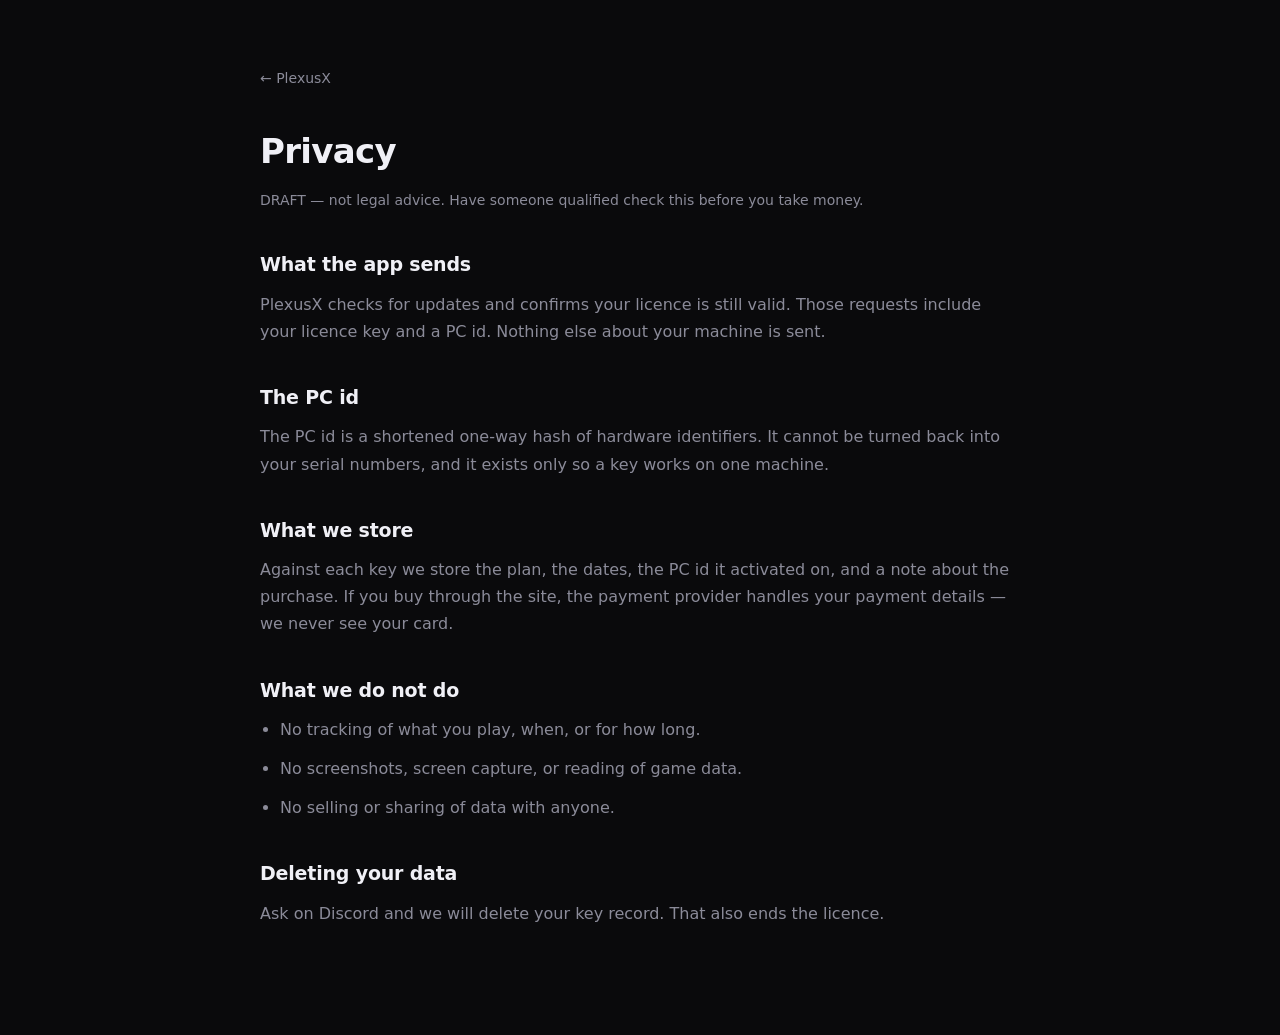
<file: web/privacy.html>
<!DOCTYPE html>
<html lang="en">
<head>
<meta charset="utf-8">
<meta name="viewport" content="width=device-width, initial-scale=1">
<title>Privacy — PlexusX</title>
<link rel="stylesheet" href="_page.css">
</head>
<body>
<div class="wrap">
  <a class="back" href="index.html">&larr; PlexusX</a>
  <h1>Privacy</h1>
  <p class="updated">DRAFT — not legal advice. Have someone qualified check this before you take money.</p>

  <h2>What the app sends</h2>
  <p>PlexusX checks for updates and confirms your licence is still valid. Those requests include
    your licence key and a PC id. Nothing else about your machine is sent.</p>

  <h2>The PC id</h2>
  <p>The PC id is a shortened one-way hash of hardware identifiers. It cannot be turned back into
    your serial numbers, and it exists only so a key works on one machine.</p>

  <h2>What we store</h2>
  <p>Against each key we store the plan, the dates, the PC id it activated on, and a note about
    the purchase. If you buy through the site, the payment provider handles your payment details
    — we never see your card.</p>

  <h2>What we do not do</h2>
  <ul>
    <li>No tracking of what you play, when, or for how long.</li>
    <li>No screenshots, screen capture, or reading of game data.</li>
    <li>No selling or sharing of data with anyone.</li>
  </ul>

  <h2>Deleting your data</h2>
  <p>Ask on Discord and we will delete your key record. That also ends the licence.</p>
</div>
</body>
</html>
</file>
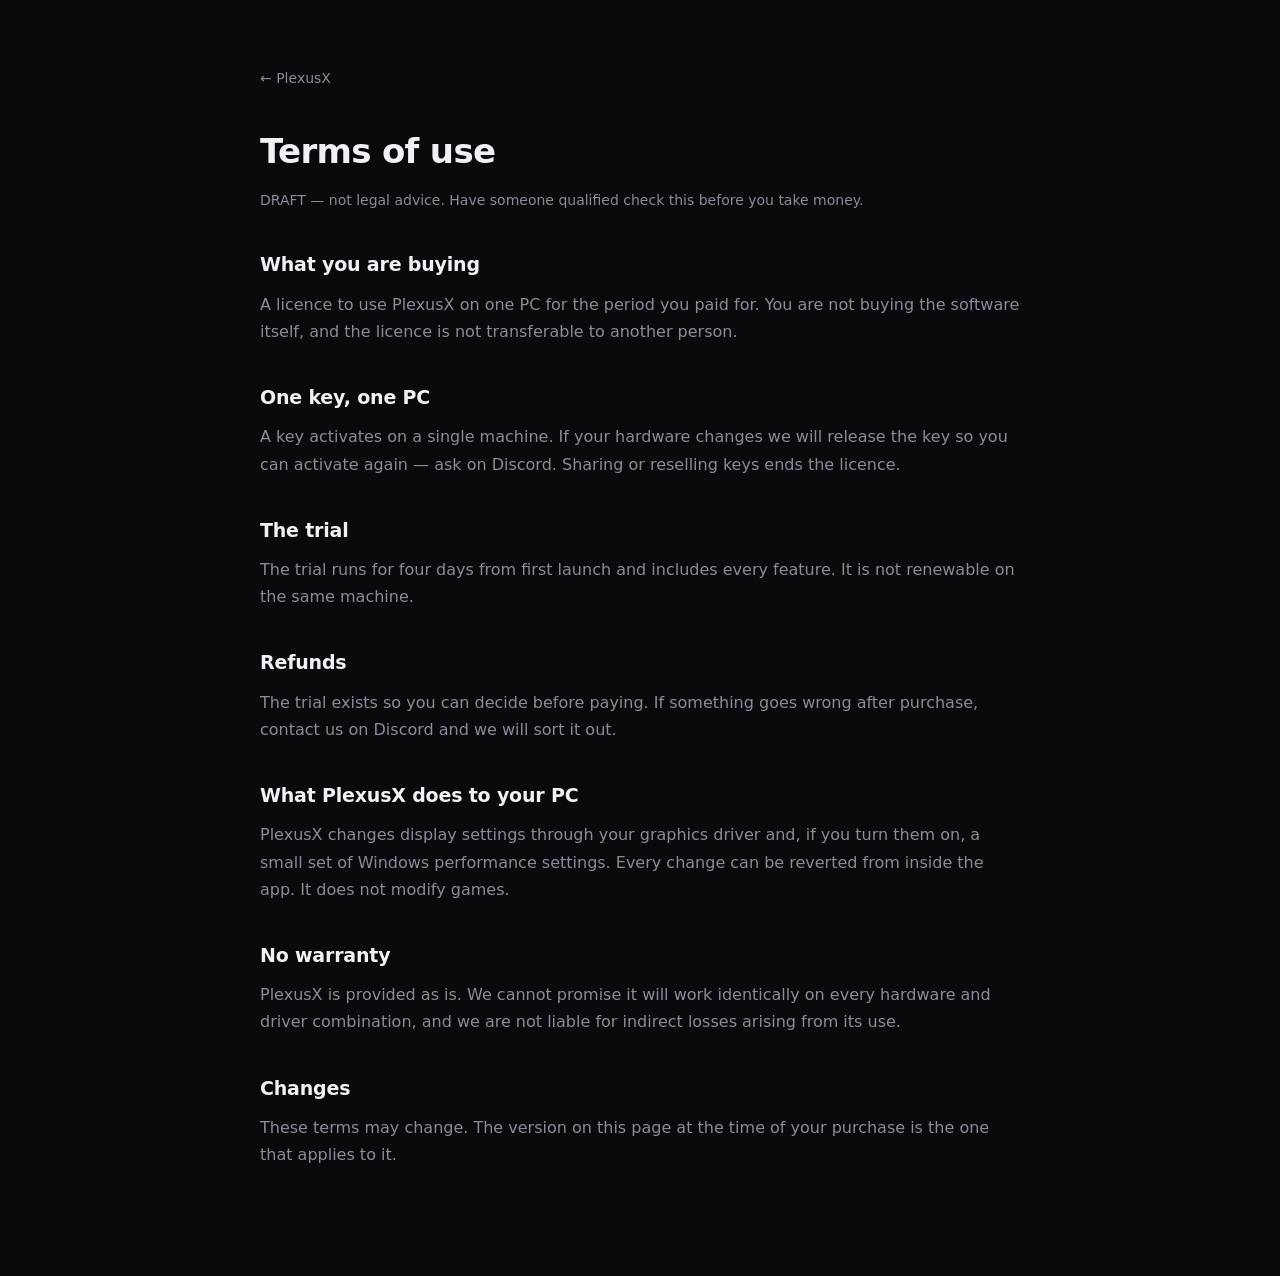
<file: web/terms.html>
<!DOCTYPE html>
<html lang="en">
<head>
<meta charset="utf-8">
<meta name="viewport" content="width=device-width, initial-scale=1">
<title>Terms — PlexusX</title>
<link rel="stylesheet" href="_page.css">
</head>
<body>
<div class="wrap">
  <a class="back" href="index.html">&larr; PlexusX</a>
  <h1>Terms of use</h1>
  <p class="updated">DRAFT — not legal advice. Have someone qualified check this before you take money.</p>

  <h2>What you are buying</h2>
  <p>A licence to use PlexusX on one PC for the period you paid for. You are not buying the
    software itself, and the licence is not transferable to another person.</p>

  <h2>One key, one PC</h2>
  <p>A key activates on a single machine. If your hardware changes we will release the key so you
    can activate again — ask on Discord. Sharing or reselling keys ends the licence.</p>

  <h2>The trial</h2>
  <p>The trial runs for four days from first launch and includes every feature. It is not
    renewable on the same machine.</p>

  <h2>Refunds</h2>
  <p>The trial exists so you can decide before paying. If something goes wrong after purchase,
    contact us on Discord and we will sort it out.</p>

  <h2>What PlexusX does to your PC</h2>
  <p>PlexusX changes display settings through your graphics driver and, if you turn them on,
    a small set of Windows performance settings. Every change can be reverted from inside the
    app. It does not modify games.</p>

  <h2>No warranty</h2>
  <p>PlexusX is provided as is. We cannot promise it will work identically on every hardware and
    driver combination, and we are not liable for indirect losses arising from its use.</p>

  <h2>Changes</h2>
  <p>These terms may change. The version on this page at the time of your purchase is the one
    that applies to it.</p>
</div>
</body>
</html>
</file>
<file: web/_page.css>
/* Shared shell for the plain text pages. The landing page keeps its own styles
   inline because it ships as a single file. */
:root{--bg:#0a0a0c;--surface:#16161b;--border:#2a2a34;--text:#f0f0f6;--dim:#8b8b99;--accent:#8c6ef0}
*{box-sizing:border-box;margin:0;padding:0}
body{background:var(--bg);color:var(--text);font:400 16px/1.7 system-ui,"Segoe UI",Roboto,sans-serif;padding:0 24px}
.wrap{max-width:760px;margin:0 auto;padding:64px 0 96px}
a{color:var(--accent)}
h1{font-size:34px;letter-spacing:-.02em;margin-bottom:8px}
h2{font-size:19px;margin:36px 0 10px;letter-spacing:-.01em}
p,li{color:var(--dim);margin-bottom:12px}
ul{padding-left:20px}
.back{display:inline-block;margin-bottom:32px;color:var(--dim);text-decoration:none;font-size:14px}
.back:hover{color:var(--text)}
.updated{color:var(--dim);font-size:14px;margin-bottom:8px}
</file>
